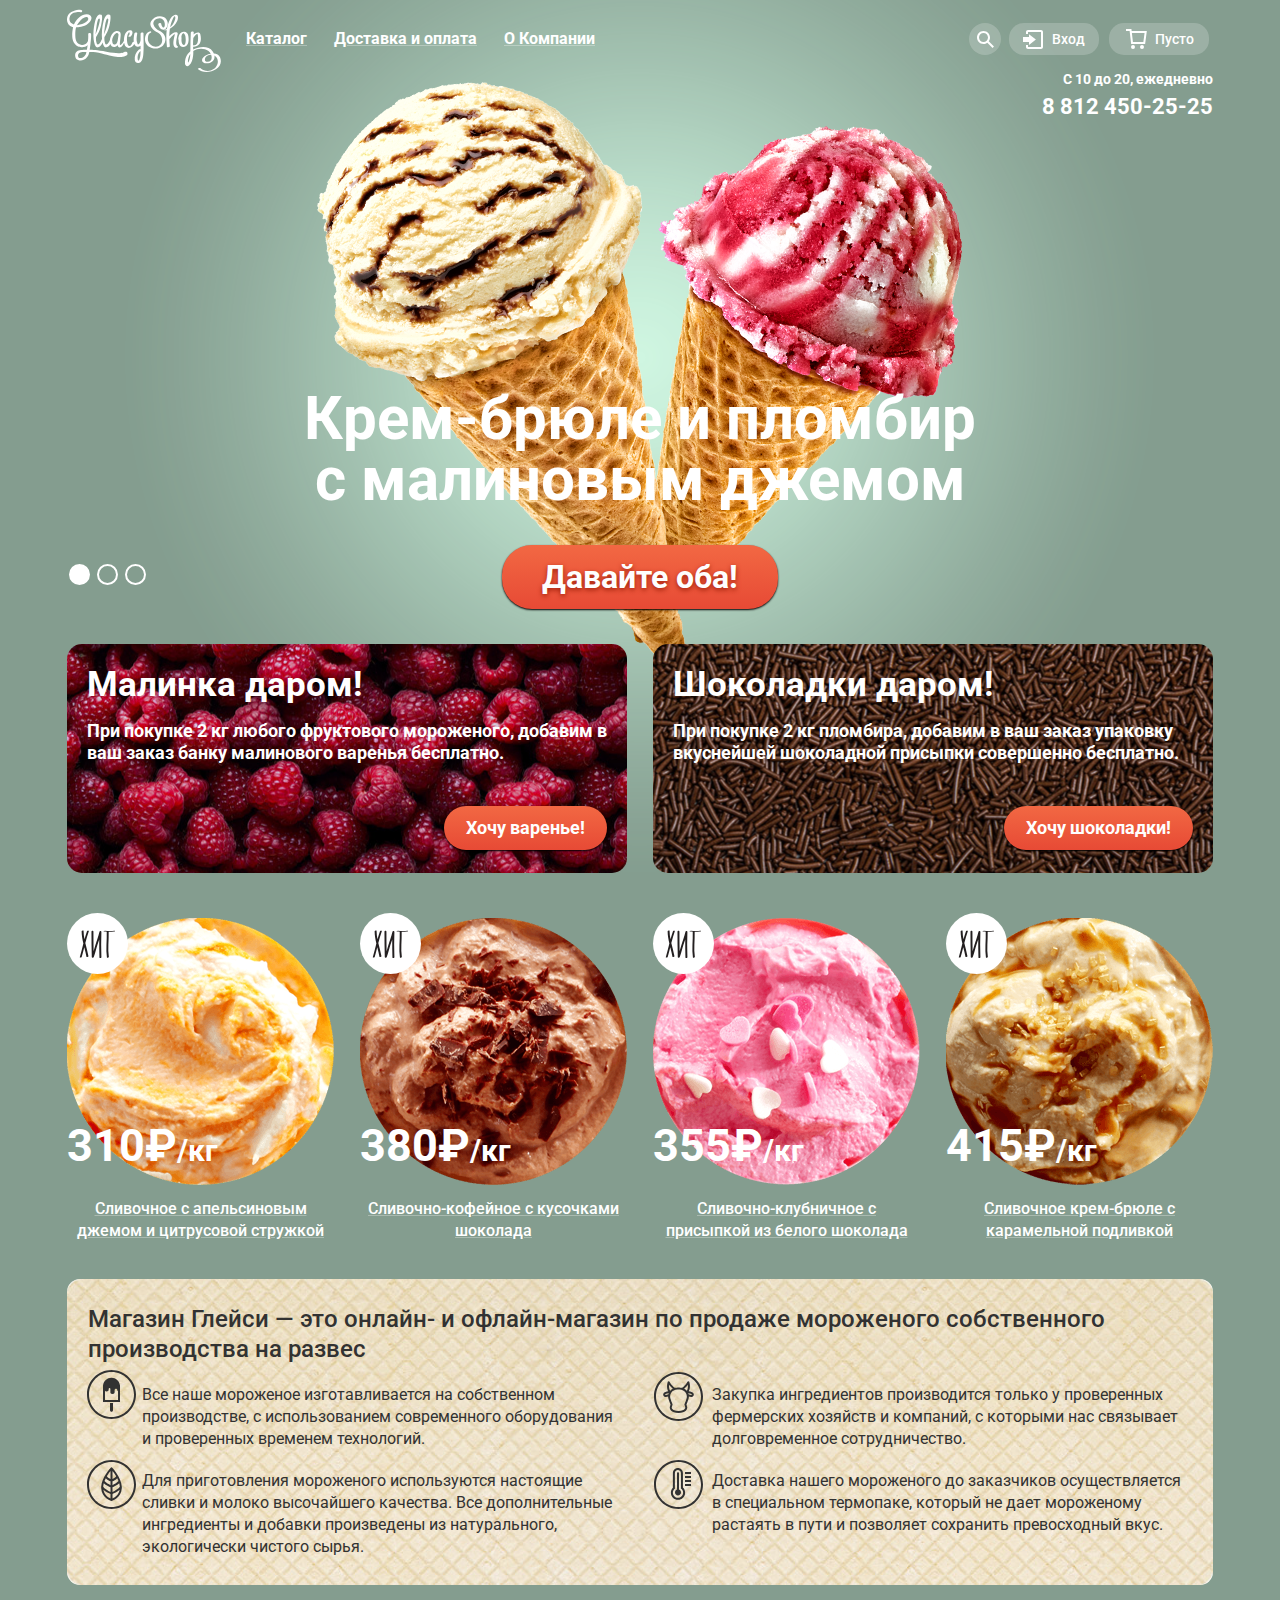
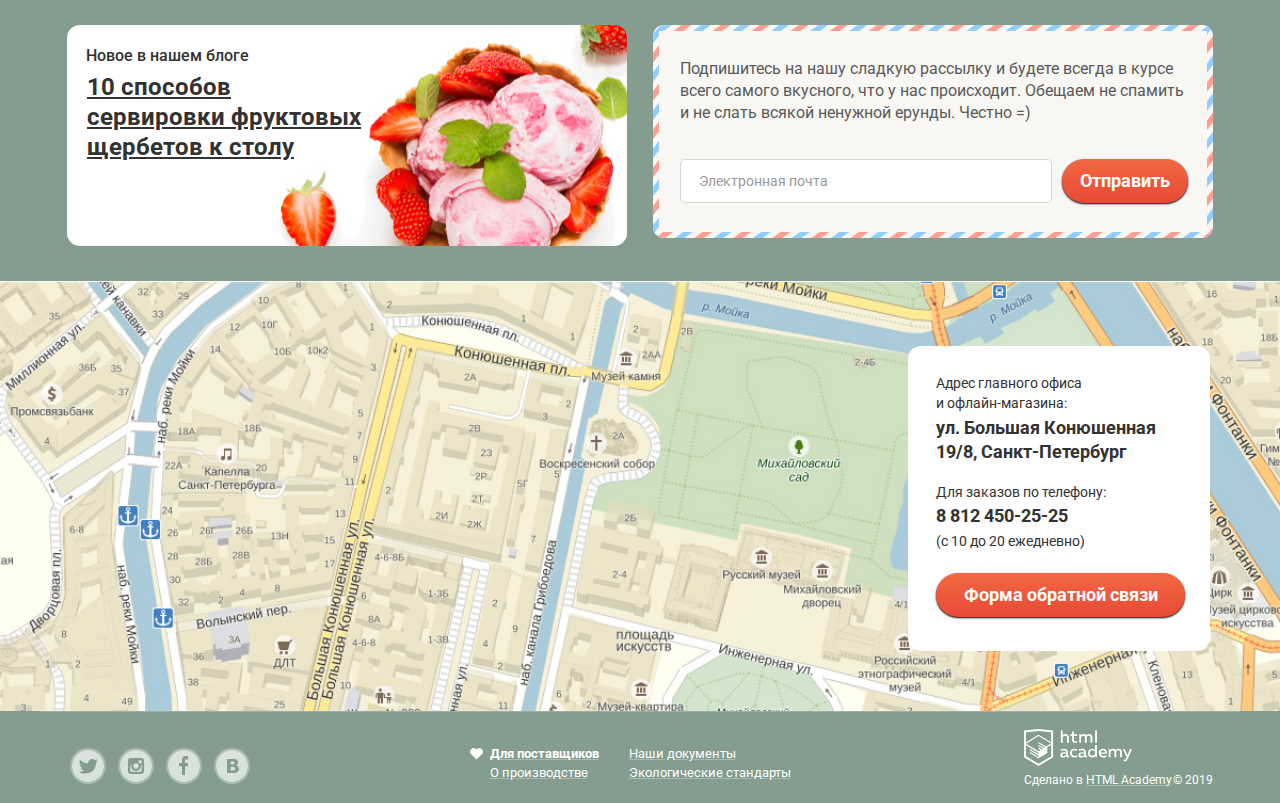
<file: index.html>
<!DOCTYPE html>
<html lang="ru">

<head>
  <meta charset="utf-8">
  <meta name="format-detection" content="telephone=no">
  <title>HTML Academy: Глейси</title>
  <link href="css/normalize.css" rel="stylesheet">
  <link href="css/style.min.css" rel="stylesheet">
  <link href="https://fonts.googleapis.com/css?family=Roboto:400,500,700&amp;subset=cyrillic" rel="stylesheet">
</head>

<body>
  <header class="main-header container">
    <a class="main-header__logo">
      <img src="img/logo-gllacy.svg" alt="Логотип мазазина мороженого Глейси" width="154" height="64">
    </a>
    <nav class="main-header__main-nav main-nav">
      <ul class="main-nav__list">
        <li class="main-nav__item">
          <a class="main-nav__link" href="catalog.html">Каталог</a>
          <ul class="drop-down">
            <li class="drop-down__item drop-down__item--important">
              <a class="drop-down__link drop-down__link--important" href="#">Новинки</a>
            </li>
            <li class="drop-down__item">
              <a class="drop-down__link" href="catalog.html">Сливочное</a>
            </li>
            <li class="drop-down__item">
              <a class="drop-down__link" href="#">Щербеты</a>
            </li>
            <li class="drop-down__item">
              <a class="drop-down__link" href="#">Фруктовый лёд</a>
            </li>
            <li class="drop-down__item">
              <a class="drop-down__link" href="#">Мелорин</a>
            </li>
          </ul>
        </li>
        <li class="main-nav__item">
          <a class="main-nav__link" href="#">Доставка и оплата</a>
        </li>
        <li class="main-nav__item">
          <a class="main-nav__link" href="#">О Компании</a>
        </li>
      </ul>
    </nav>
    <nav class="main-header__user-nav user-nav">
      <ul class="user-nav__list">
        <li class="user-nav__item user-nav__item--search">
          <p class="visually-hidden">Поиск</p>
          <button class="user-nav__button user-nav__button--search" type="button">
            <svg class="user-nav__icon user-nav__icon--search" fill="#FFFFFF" version="1.1" xmlns="http://www.w3.org/2000/svg" xmlns:xlink="http://www.w3.org/1999/xlink" x="0px" y="0px" width="17px" height="17px" viewBox="0 0 17 17" enable-background="new 0 0 17 17" xml:space="preserve">
              <g>
                <path class="user-nav__search-icon-image" d="M16.958,15.527L11.75,10.32C12.533,9.247,13,7.93,13,6.5C13,2.91,10.09,0,6.5,0S0,2.91,0,6.5
    S2.91,13,6.5,13c1.438,0,2.763-0.473,3.839-1.263l5.205,5.204L16.958,15.527z M6.5,11C4.019,11,2,8.981,2,6.5S4.019,2,6.5,2
    S11,4.019,11,6.5S8.981,11,6.5,11z" />
              </g>
            </svg>
          </button>
          <div class="user-nav__modal user-nav__modal--search modal">
            <form class="user-nav__form user-nav__form--search"  action="#" method="GET">
              <label for="modal-search">
                <input class="user-nav__input user-nav__input--search input" type="search" name="search" placeholder="Что ищем?" id="modal-search">
              </label>
            </form>
          </div>
        </li>
        <li class="user-nav__item user-nav__item--enter">
          <button class="user-nav__button user-nav__button--enter" type="button">
            <svg class="user-nav__icon user-nav__icon--cart" fill="#FFFFFF" version="1.1" xmlns="http://www.w3.org/2000/svg" xmlns:xlink="http://www.w3.org/1999/xlink" x="0px" y="0px" width="21px" height="19px" viewBox="0 0 21 19" enable-background="new 0 0 21 19" xml:space="preserve">
              <g>
                <polygon points="6,14.875 12.917,9.5 6,4.125 6,7.042 -0.042,7.042 -0.042,11.959 6,11.959   " />
                <path d="M18,0H5C3.9,0,3,0.9,3,2v2h2V2h13v15H5v-2H3v2c0,1.1,0.9,2,2,2h13c1.1,0,2-0.9,2-2V2C20,0.9,19.1,0,18,0z" />
              </g>
            </svg>
            <span class="user-nav__text">Вход</span>
          </button>
          <div class="user-nav__modal user-nav__modal--enter modal">
            <form class="user-nav__form user-nav__form--enter"  action="#" method="GET">
              <div class="user-nav__modal-wrapper">
                <label class="visually-hidden" for="email">Электронная почта</label>
                <input class="user-nav__input input" type="email" name="e-mail" id="email" placeholder="Электронная почта">
              </div>
              <div class="user-nav__modal-wrapper">
                <label class="visually-hidden" for="password">Пароль</label>
                <input class="user-nav__input input" type="password" name="password" id="password" placeholder="Пароль">
              </div>
              <div class="user-nav__modal-wrapper">
                <button class="user-nav__modal-button button" type="submit">Войти</button>
                <div class="user-nav__links-wrapper">
                  <a class="user-nav__link" href="#">Забыли пароль?</a>
                  <a class="user-nav__link" href="#">Новая регистрация</a>
                </div>
              </div>
            </form>
          </div>
        </li>
        <li class="user-nav__item user-nav__item--cart">
          <button class="user-nav__button user-nav__button--cart" type="button">
            <svg class="user-nav__icon" fill="#FFFFFF" version="1.1" xmlns="http://www.w3.org/2000/svg" xmlns:xlink="http://www.w3.org/1999/xlink" x="0px" y="0px" width="21px" height="20px" viewBox="0 0 21 20" enable-background="new 0 0 21 20" xml:space="preserve">
              <g>
                <path d="M5.657,2.031L5.422,0H0v2h3.64l1.5,13h13.988l1.699-12.969H5.657z M17.372,13H6.922L5.888,4.031h12.66
    L17.372,13z" />
                <circle cx="6.984" cy="18" r="2" />
                <circle cx="15.984" cy="18" r="2" />
              </g>
            </svg>
            <span class="user-nav__text">Пусто</span>
            <span class="visually-hidden">Корзина</span>
          </button>
        </li>
      </ul>
    </nav>
    <div class="main-header__wrapper">
      <p class="main-header__text">С 10 до 20, ежедневно</p>
      <a class="main-header__text main-header__text--phone" href="tel:88124502525">8 812 450-25-25</a>
    </div>
  </header>
  <main>
    <h1 class="visually-hidden">Gllacy Shop: магазин мороженого</h1>
    <section class="slider container">
      <div class="slider__wrapper">
        <div class="slider__item">
          <img class="slider__image slider__image--1" src="img/bg-slider-1.png" width="1045" height="881" alt="Крем-брюле и пломбир с малиновым джемом">
          <h2 class="slider__title">Крем-брюле и пломбир с малиновым джемом</h2>
          <a class="slider__button button" href="#">Давайте оба!</a>
        </div>
        <div class="slider__item slider__item--hidden">
          <img class="slider__image slider__image--2" src="img/bg-slider-2.png" width="1065" height="859" alt="Шоколадный пломбир и лимонный сорбет">
          <h2 class="slider__title">Шоколадный пломбир и лимонный сорбет </h2>
          <a class="slider__button button" href="#">Давайте оба!</a>
        </div>
        <div class="slider__item slider__item--hidden">
          <img class="slider__image slider__image--3" src="img/bg-slider-3.png" width="1079" height="854" alt="Пломбир с помадкой и клубничный щербет">
          <h2 class="slider__title">Пломбир с помадкой и&nbsp;клубничный щербет</h2>
          <a class="slider__button button" href="#">Давайте оба!</a>
        </div>
      </div>
      <div class="slider__ctrl-wrapper">
        <button class="slider__ctrl-btn slider__ctrl-btn--current" type="button" id="slide-1"></button>
        <button class="slider__ctrl-btn" type="button" id="slide-2"></button>
        <button class="slider__ctrl-btn" type="button" id="slide-3"></button>
      </div>
    </section>
    <section class="promo container">
      <div class="promo__item promo__item--raspberry">
        <h2 class="promo__title">Малинка даром!</h2>
        <p class="promo__text">При покупке 2 кг любого фруктового мороженого, добавим в ваш заказ банку малинового варенья бесплатно.</p>
        <a href="#" class="promo__button button">Хочу варенье!</a>
      </div>
      <div class="promo__item promo__item--chocolate">
        <h2 class="promo__title">Шоколадки даром!</h2>
        <p class="promo__text">При покупке 2 кг пломбира, добавим в ваш заказ упаковку вкуснейшей шоколадной присыпки совершенно бесплатно.</p>
        <a href="#" class="promo__button button">Хочу шоколадки!</a>
      </div>
    </section>
    <section class="hit-sales container">
      <div class="hit-sales__wrapper">
        <h2 class="visually-hidden">Хит продаж</h2>
        <article class="hit-sales__item product-card">
          <h3 class="visually-hidden">Карточка товара</h3>
          <div class="product-card__wrapper">
            <img class="product-card__image" src="img/ice-cream-1.png" alt="Сливочное с апельсиновым джемом и цитрусовой стружкой" width="267" height="267">
            <p class="product-card__price">310₽<span class="visually-hidden">рублей</span><span class="product-card__weight">/кг</span></p>
          </div>
          <p class="product-card__text">Сливочное с апельсиновым джемом и цитрусовой стружкой</p>
          <a href="#" class="product-card__button button">Быстрый просмотр</a>
        </article>
        <article class="hit-sales__item product-card">
          <h3 class="visually-hidden">Карточка товара</h3>
          <div class="product-card__wrapper">
            <img class="product-card__image" src="img/ice-cream-2.png" alt="Сливочно-кофейное с кусочками шоколада" width="267" height="267">
            <p class="product-card__price">380₽<span class="visually-hidden">рублей</span><span class="product-card__weight">/кг</span></p>
          </div>
          <p class="product-card__text">Сливочно-кофейное с кусочками шоколада</p>
          <a href="#" class="product-card__button button">Быстрый просмотр</a>
        </article>
        <article class="hit-sales__item product-card">
          <h3 class="visually-hidden">Карточка товара</h3>
          <div class="product-card__wrapper">
            <img class="product-card__image" src="img/ice-cream-3.png" alt="Сливочно-клубничное с присыпкой из белого шоколада" width="267" height="267">
            <p class="product-card__price">355₽<span class="visually-hidden">рублей</span><span class="product-card__weight">/кг</span></p>
          </div>
          <p class="product-card__text">Сливочно-клубничное с присыпкой из белого шоколада</p>
          <a href="#" class="product-card__button button">Быстрый просмотр</a>
        </article>
        <article class="hit-sales__item product-card">
          <h3 class="visually-hidden">Карточка товара</h3>
          <div class="product-card__wrapper">
            <img class="product-card__image" src="img/ice-cream-4.png" alt="Сливочное крем-брюле с карамельной подливкой" width="267" height="267">
            <p class="product-card__price">415₽<span class="visually-hidden">рублей</span><span class="product-card__weight">/кг</span></p>
          </div>
          <p class="product-card__text">Сливочное крем-брюле с карамельной подливкой</p>
          <a href="#" class="product-card__button button">Быстрый просмотр</a>
        </article>
      </div>
    </section>
    <section class="advantages container">
      <h2 class="advantages__title">Магазин Глейси &mdash; это онлайн- и офлайн-магазин по продаже мороженого собственного производства на развес</h2>
      <div class="advantages__main-wrapper">
        <p class="advantages__text advantages__text--ice">Все наше мороженое изготавливается на собственном производстве, с использованием современного оборудования и проверенных временем технологий.</p>
        <p class="advantages__text advantages__text--cow">Закупка ингредиентов производится только у проверенных фермерских хозяйств и компаний, с которыми нас связывает долговременное сотрудничество.</p>
        <p class="advantages__text advantages__text--leaf">Для приготовления мороженого используются настоящие сливки и молоко высочайшего качества. Все дополнительные ингредиенты и добавки произведены из натурального, экологически чистого сырья. </p>
        <p class="advantages__text advantages__text--degree">Доставка нашего мороженого до заказчиков осуществляется в специальном термопаке, который не дает мороженому растаять в пути и позволяет сохранить превосходный вкус.</p>
      </div>
    </section>
    <div class="page-wrapper container">
      <article class="blog-news">
        <h2 class="blog-news__title">Новое в нашем блоге</h2>
        <p class="blog-news__text"><a class="blog-news__link" href="#">10 способов сервировки фруктовых щербетов к столу</a></p>
      </article>
      <section class="subscription">
        <h2 class="visually-hidden">Почтовая рассылка</h2>
        <p class="subscription__text">Подпишитесь на нашу сладкую рассылку и будете всегда в курсе всего самого вкусного, что у нас происходит. Обещаем не спамить и не слать всякой ненужной ерунды. Честно =)</p>
        <form class="subscription__form"  action="#" method="POST">
          <input class="subscription__input input" type="email" name="email" placeholder="Электронная почта">
          <button class="subscription__btn button" type="submit">Отправить</button>
        </form>
      </section>
    </div>
    <section class="map">
      <h2 class="visually-hidden">Местоположение магазина и контактная информация</h2>
      <div class="map__container container">
        <div class="map__info">
          <div class="map__info-wrapper map__info-wrapper-1">
            <p class="map__text map__text--short">Адрес главного офиса и офлайн-магазина:</p>
            <p class="map__text map__text--big">ул. Большая Конюшенная 19/8, Санкт-Петербург</p>
          </div>
          <div class="map__info-wrapper map__info-wrapper-2">
            <p class="map__text">Для заказов по телефону:</p>
            <p class="map__text map__text--phone">8 812 450-25-25</p>
            <p class="map__text map__text--time">(с 10 до 20 ежедневно)</p>
          </div>
          <a class="map__button button" href="feedback-form.html">Форма обратной связи</a>
        </div>
      </div>
    </section>
  </main>
  <footer class="main-footer container">
    <ul class="main-footer__social social">
      <li class="social__item">
        <a class="social__link" href="#">
          <svg class="social__icon" fill="#FFFFFF" version="1.1" xmlns="http://www.w3.org/2000/svg" xmlns:xlink="http://www.w3.org/1999/xlink" x="0px" y="0px" width="32px" height="32px" viewBox="0 0 32 32" enable-background="new 0 0 32 32" xml:space="preserve">
            <g>
            </g>
            <g>
              <path d="M16,0C7.164,0,0,7.164,0,16c0,8.837,7.164,16,16,16c8.837,0,16-7.163,16-16C32,7.164,24.837,0,16,0z
     M23.944,12.809c-0.251,6.516-3.463,10.832-10.992,10.702c-0.14,0-0.205,0-0.233,0c-0.015,0-0.021,0-0.021,0
    c-0.029,0-0.094,0-0.232,0c-0.447,0-4.543-0.443-5.344-1.823c2.479,0.19,4.247-0.406,5.12-1.136
    c-1.048-0.289-2.923-0.461-3.251-2.848c0.384,0.104,0.618,0.221,1.299,0.113c-1.307-0.824-2.758-1.519-2.679-3.643
    c0.311,0.317,1.164,0.518,1.46,0.457c-0.768-0.233-2.149-3.244-0.974-4.781c1.984,1.79,4.075,3.482,7.804,3.643
    c0.227-2.214,1.24-3.699,3.168-4.325c1.84-0.479,3.255,0.26,3.901,1.138c0.737-0.224,1.453-0.466,2.193-0.685
    c-0.004,0.833-0.569,1.463-0.935,1.709c0.747,0.165,1.423-0.475,1.423-0.475C25.467,11.818,24.557,12.58,23.944,12.809z" />
            </g>
          </svg>
          <p class="visually-hidden">Твиттер</p>
        </a>
      </li>
      <li class="social__item">
        <a class="social__link" href="#">
          <svg class="social__icon" fill="#FFFFFF" version="1.1" xmlns="http://www.w3.org/2000/svg" xmlns:xlink="http://www.w3.org/1999/xlink" x="0px" y="0px" width="32px" height="32px" viewBox="0 0 32 32" enable-background="new 0 0 32 32" xml:space="preserve">
            <g>
              <path d="M20.916,16c0,2.728-2.211,4.938-4.938,4.938S11.039,18.728,11.039,16c0-0.394,0.051-0.773,0.138-1.14
    h-0.897v6.838h11.396V14.86h-0.897C20.865,15.227,20.916,15.606,20.916,16z" />
              <path d="M15.978,18.659c1.466,0,2.659-1.193,2.659-2.659s-1.193-2.659-2.659-2.659
    c-1.466,0-2.659,1.193-2.659,2.659S14.511,18.659,15.978,18.659z" />
              <rect x="18.637" y="10.302" width="3.039" height="3.039" />
              <path d="M16,0C7.164,0,0,7.164,0,16c0,8.837,7.164,16,16,16c8.837,0,16-7.163,16-16C32,7.164,24.837,0,16,0z
     M23.955,21.698c0,1.254-1.025,2.279-2.279,2.279H10.279C9.026,23.978,8,22.952,8,21.698V10.302c0-1.253,1.026-2.279,2.279-2.279
    h11.396c1.254,0,2.279,1.026,2.279,2.279V21.698z" />
            </g>
          </svg>
          <p class="visually-hidden">Инстаграм</p>
        </a>
      </li>
      <li class="social__item">
        <a class="social__link" href="#">
          <svg class="social__icon" fill="#FFFFFF" version="1.1" xmlns="http://www.w3.org/2000/svg" xmlns:xlink="http://www.w3.org/1999/xlink" x="0px" y="0px" width="32px" height="32px" viewBox="0 0 32 32" enable-background="new 0 0 32 32" xml:space="preserve">
            <path d="M16,0C7.164,0,0,7.163,0,16s7.164,16,16,16c8.837,0,16-7.164,16-16S24.837,0,16,0z M20.062,9.455h-3.021
  v3.444h3.021v3.445h-3.021v8.61h-3.021v-8.61H11v-3.445h3.021V9.455c0-1.902,1.353-3.445,3.021-3.445h3.021V9.455z" />
          </svg>
          <p class="visually-hidden">Фейсбук</p>
        </a>
      </li>
      <li class="social__item">
        <a class="social__link" href="#">
          <svg class="social__icon" fill="#FFFFFF" version="1.1" xmlns="http://www.w3.org/2000/svg" xmlns:xlink="http://www.w3.org/1999/xlink" x="0px" y="0px" width="32px" height="32px" viewBox="0 0 32 32" enable-background="new 0 0 32 32" xml:space="preserve">
            <g>
              <path d="M16.637,14.495c0.402-0.019,0.719-0.082,0.951-0.188c0.326-0.145,0.54-0.33,0.641-0.559
    c0.101-0.229,0.15-0.496,0.15-0.797c0-0.232-0.058-0.465-0.174-0.697c-0.116-0.232-0.322-0.405-0.617-0.517
    c-0.264-0.1-0.592-0.155-0.984-0.165c-0.392-0.009-0.943-0.014-1.652-0.014h-0.339v2.965h0.565
    C15.749,14.523,16.235,14.514,16.637,14.495z" />
              <path d="M18.118,17.084c-0.282-0.081-0.672-0.125-1.166-0.132c-0.494-0.006-1.012-0.009-1.55-0.009h-0.79v3.493
    h0.264c1.014,0,1.74-0.003,2.18-0.009c0.438-0.007,0.843-0.088,1.212-0.245c0.377-0.157,0.633-0.364,0.774-0.625
    s0.214-0.562,0.214-0.9c0-0.446-0.088-0.788-0.261-1.03C18.825,17.386,18.531,17.204,18.118,17.084z" />
              <path d="M16,0C7.164,0,0,7.164,0,16c0,8.837,7.164,16,16,16c8.837,0,16-7.163,16-16C32,7.164,24.837,0,16,0z
     M22.602,20.531c-0.273,0.533-0.646,0.976-1.124,1.327c-0.552,0.415-1.161,0.71-1.823,0.886s-1.501,0.264-2.519,0.264h-6.121V8.987
    h5.443c1.13,0,1.957,0.038,2.48,0.113c0.524,0.076,1.045,0.242,1.561,0.5c0.533,0.27,0.929,0.632,1.189,1.087
    c0.26,0.455,0.392,0.975,0.392,1.558c0,0.678-0.179,1.278-0.536,1.795c-0.358,0.518-0.863,0.92-1.517,1.208v0.075
    c0.917,0.182,1.642,0.559,2.179,1.13c0.537,0.571,0.807,1.325,0.807,2.261C23.013,19.392,22.875,19.997,22.602,20.531z" />
            </g>
          </svg>
          <p class="visually-hidden">Вконтакте</p>
        </a>
      </li>
    </ul>
    <ul class="main-footer__info info">
      <li class="info__item"><a class="info__link info__link--heart" href="#"><b>Для поставщиков</b></a>
        <div class="info__heart"></div>
      </li>
      <li class="info__item"><a class="info__link" href="#">О производстве</a></li>
      <li class="info__item"><a class="info__link" href="#">Наши документы</a></li>
      <li class="info__item"><a class="info__link" href="#">Экологические стандарты</a></li>
    </ul>
    <div class="main-footer__developers developers">
      <a class="developers__link" href="https://htmlacademy.ru/intensive/htmlcss"><img class="developers__image" src="img/logo-htmlacademy.svg" width="108" height="39" alt="Логотип HTML Академии"></a>
      <p class="developers__text">Сделано в <a class="developers__link" href="https://htmlacademy.ru/intensive/htmlcss">HTML Academy</a> &copy; 2019</p>
    </div>
  </footer>
  <section class="feedback modal">
    <h2 class="feedback__title">Мы обязательно вам ответим!</h2>
    <button class="feedback__close-btn" type="button"><span class="visually-hidden">Закрыть</span></button>
    <form class="feedback__form"  action="#" method="POST">
      <div class="feedback__wrapper">
        <label class="visually-hidden">Как вас зовут?</label>
        <input class="feedback__input input" type="text" name="name" placeholder="Как вас зовут?">
      </div>
      <div class="feedback__wrapper">
        <label class="visually-hidden">Ваша почта для ответа?</label>
        <input class="feedback__input input" type="email" name="e-mail" placeholder="Ваша почта для ответа?">
      </div>
      <div class="feedback__wrapper">
        <label class="visually-hidden">Напишите что-нибудь...</label>
        <textarea class="feedback__input feedback__input--textarea input" placeholder="Напишите что-нибудь..."></textarea>
      </div>
      <button type="submit" class="feedback__button button">Отправить</button>
    </form>
  </section>
  <div class="overlay modal"></div>
</body>

</html>
</file>
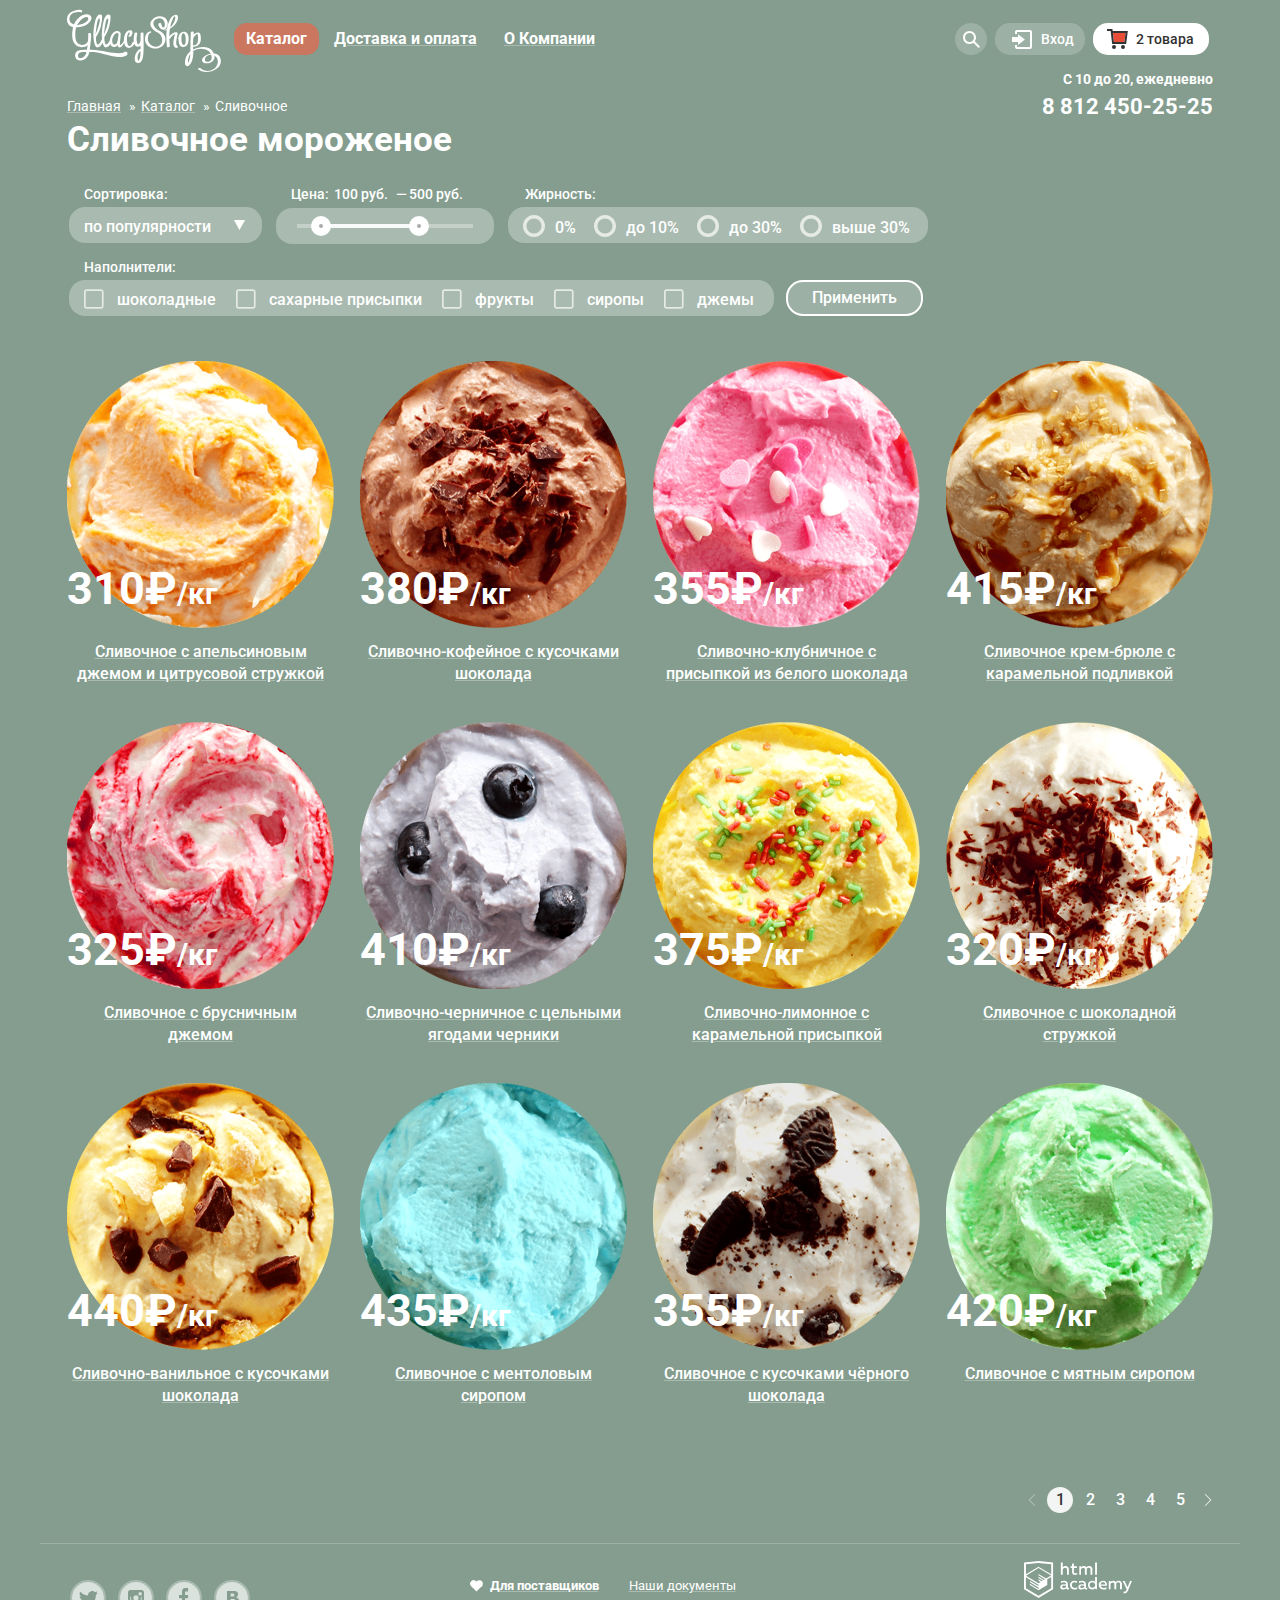
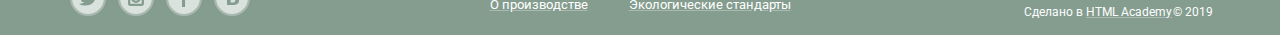
<file: catalog.html>
<!DOCTYPE html>
<html lang="ru">

<head>
  <meta charset="utf-8">
  <meta name="format-detection" content="telephone=no">
  <title>HTML Academy: Каталог Глейси</title>
  <link href="css/normalize.css" rel="stylesheet">
  <link href="css/style.min.css" rel="stylesheet">
  <link href="https://fonts.googleapis.com/css?family=Roboto:400,500,700&amp;subset=cyrillic" rel="stylesheet">
</head>

<body>
  <header class="main-header container">
    <a class="main-header__logo" href="index.html">
      <img src="img/logo-gllacy.svg" alt="Логотип мазазина мороженого Глейси" width="154" height="64">
    </a>
    <nav class="main-header__main-nav main-nav">
      <ul class="main-nav__list">
        <li class="main-nav__item">
          <a class="main-nav__link main-nav__link--current">Каталог</a>
          <ul class="drop-down">
            <li class="drop-down__item drop-down__item--important">
              <a class="drop-down__link drop-down__link--important" href="#">Новинки</a>
            </li>
            <li class="drop-down__item drop-down__item--current">
              <a class="drop-down__link drop-down__link--current">Сливочное</a>
            </li>
            <li class="drop-down__item">
              <a class="drop-down__link" href="#">Щербеты</a>
            </li>
            <li class="drop-down__item">
              <a class="drop-down__link" href="#">Фруктовый лёд</a>
            </li>
            <li class="drop-down__item">
              <a class="drop-down__link" href="#">Мелорин</a>
            </li>
          </ul>
        </li>
        <li class="main-nav__item">
          <a class="main-nav__link" href="#">Доставка и оплата</a>
        </li>
        <li class="main-nav__item">
          <a class="main-nav__link" href="#">О Компании</a>
        </li>
      </ul>
    </nav>
    <nav class="main-header__user-nav user-nav">
      <ul class="user-nav__list">
        <li class="user-nav__item">
          <p class="visually-hidden">Поиск</p>
          <button class="user-nav__button user-nav__button--search" type="button">
            <svg class="user-nav__icon user-nav__icon--search" fill="#FFFFFF" version="1.1" xmlns="http://www.w3.org/2000/svg" xmlns:xlink="http://www.w3.org/1999/xlink" x="0px" y="0px" width="17px" height="17px" viewBox="0 0 17 17" enable-background="new 0 0 17 17" xml:space="preserve">
              <g>
                <path class="user-nav__search-icon-image" d="M16.958,15.527L11.75,10.32C12.533,9.247,13,7.93,13,6.5C13,2.91,10.09,0,6.5,0S0,2.91,0,6.5
    S2.91,13,6.5,13c1.438,0,2.763-0.473,3.839-1.263l5.205,5.204L16.958,15.527z M6.5,11C4.019,11,2,8.981,2,6.5S4.019,2,6.5,2
    S11,4.019,11,6.5S8.981,11,6.5,11z" />
              </g>
            </svg>
          </button>
          <div class="user-nav__modal user-nav__modal--search modal">
            <form class="user-nav__form user-nav__form--search"  action="#" method="GET">
              <label for="modal-search">
                <input class="user-nav__input user-nav__input--search input" type="search" name="search" placeholder="Что ищем?" id="modal-search">
              </label>
            </form>
          </div>
        </li>
        <li class="user-nav__item">
          <button class="user-nav__button user-nav__button--enter" type="button">
            <svg class="user-nav__icon" fill="#FFFFFF" version="1.1" xmlns="http://www.w3.org/2000/svg" xmlns:xlink="http://www.w3.org/1999/xlink" x="0px" y="0px" width="21px" height="19px" viewBox="0 0 21 19" enable-background="new 0 0 21 19" xml:space="preserve">
              <g>
                <polygon points="6,14.875 12.917,9.5 6,4.125 6,7.042 -0.042,7.042 -0.042,11.959 6,11.959   " />
                <path d="M18,0H5C3.9,0,3,0.9,3,2v2h2V2h13v15H5v-2H3v2c0,1.1,0.9,2,2,2h13c1.1,0,2-0.9,2-2V2C20,0.9,19.1,0,18,0z" />
              </g>
            </svg>
            <span class="user-nav__text">Вход</span>
          </button>
          <div class="user-nav__modal user-nav__modal--enter modal">
            <form class="user-nav__form user-nav__form--enter" action="#" method="GET">
              <div class="user-nav__modal-wrapper">
                <label class="visually-hidden" for="email">Электронная почта</label>
                <input class="user-nav__input input" type="email" name="e-mail" id="email" placeholder="Электронная почта">
              </div>
              <div class="user-nav__modal-wrapper">
                <label class="visually-hidden" for="password">Пароль</label>
                <input class="user-nav__input input" type="password" name="password" id="password" placeholder="Пароль">
              </div>
              <div class="user-nav__modal-wrapper">
                <button class="user-nav__modal-button button" type="submit">Войти</button>
                <div class="user-nav__links-wrapper">
                  <a class="user-nav__link" href="#">Забыли пароль?</a>
                  <a class="user-nav__link" href="#">Новая регистрация</a>
                </div>
              </div>
            </form>
          </div>
        </li>
        <li class="user-nav__item">
          <button class="user-nav__button user-nav__button--cart-active" type="button">
            <svg class="user-nav__icon user-nav__icon--cart" version="1.1" xmlns="http://www.w3.org/2000/svg" xmlns:xlink="http://www.w3.org/1999/xlink" x="0px" y="0px" width="21px" height="20px" viewBox="0 0 21 20" enable-background="new 0 0 21 20" xml:space="preserve">
              <polygon fill="#E84D37" points="5.888,4.031 6.922,13 17.372,13 18.548,4.031 " />
              <circle fill="#343434" cx="6.984" cy="18" r="2" />
              <circle fill="#343434" cx="15.984" cy="18" r="2" />
              <path fill="#343434" d="M5.657,2.031L5.422,0H0v2h3.64l1.5,13h13.988l1.699-12.969H5.657z M17.372,13H6.922L5.888,4.031h12.66
  L17.372,13z" />
            </svg>
            <span class="user-nav__text user-nav__text--active">2 товара</span>
            <span class="visually-hidden">Корзина</span>
          </button>
          <div class="cart user-nav__modal modal">
            <table class="cart__table">
              <tr class="cart__item row">
                <td class="row__item"><button class="row__button"><span class="visually-hidden">Удалить</span></button></td>
                <td class="row__item"><img src="img/ice-cream-1.png" width="33" height="33" alt="Миниатюра товара: Пломбир с апельсиновым джемом"></td>
                <td class="row__item row__item--text">Пломбир с апельсиновым джемом</td>
                <td class="row__item row__item--price">1,5 кг х <span class="row__text--dim">200 руб.</span></td>
                <td class="row__item">300 руб.</td>
              </tr>
              <tr class="cart__item row">
                <td class="row__item"><button class="row__button"><span class="visually-hidden">Удалить</span></button></td>
                <td class="row__item"><img src="img/ice-cream-3.png" width="33" height="33" alt="Миниатюра товара: Клубничный пломбир с присыпкой из белого шоколада"></td>
                <td class="row__item row__item--text">Клубничный пломбир с присыпкой из белого шоколада</td>
                <td class="row__item row__item--price">1,5 кг х <span class="row__text--dim">300 руб.</span></td>
                <td class="row__item">450 руб.</td>
              </tr>
            </table>
            <div class="cart__wrapper">
              <p class="cart__text">Итого: 750 руб.</p>
              <a class="cart__button button" href="#">Оформить заказ</a>
            </div>
          </div>
        </li>
      </ul>
    </nav>
    <div class="main-header__wrapper">
      <p class="main-header__text">С 10 до 20, ежедневно</p>
      <a class="main-header__text main-header__text--phone" href="tel:88124502525">8 812 450-25-25</a>
    </div>
  </header>
  <main class="container">
    <h1 class="visually-hidden">Gllacy Shop: каталог магазина мороженого</h1>
    <ul class="breadcrumbs">
      <li class="breadcrumbs__item"><a class="breadcrumbs__link" href="index.html">Главная</a></li>
      <li class="breadcrumbs__item"><a class="breadcrumbs__link" href="catalog.html">Каталог</a></li>
      <li class="breadcrumbs__item">Сливочное</li>
    </ul>
    <h2 class="page-title">Сливочное мороженое</h2>
    <section class="forms">
      <h3 class="visually-hidden">Параметры товаров</h3>
      <form class="forms__form"  action="#" method="GET">
        <div class="forms__sorting forms__block">
          <fieldset class="forms__fieldset">
            <legend class="forms__legend forms__legend--sorting">Сортировка:</legend>
            <div class="forms__select-wrapper">
              <select class="forms__background forms__select" name="sorting" id="sorting">
                <option class="forms__select-option" value="по популярности" selected>по популярности</option>
                <option class="forms__select-option" value="сначала недорогие">сначала недорогие</option>
                <option class="forms__select-option" value="сначала дорогие">сначала дорогие</option>
                <option class="forms__select-option" value="по жирности">по жирности</option>
              </select>
              <div class="forms__select-afterelement"></div>
            </div>
          </fieldset>
        </div>
        <div class="forms__price forms__block">
          <fieldset class="forms__fieldset">
            <legend class="forms__legend forms__legend--price">Цена: <span class="visually-hidden">От</span><input class="forms__price-value forms__price--min" type="text" name="price" value="100 руб.">&mdash;<span class="visually-hidden">До</span><input class="forms__price-value forms__price--max" type="text" name="price" value="500 руб."></legend>
            <div class="forms__background forms__range-control range-control">
              <div class="range-control__line range-control__line--passive">
                <div class="range-control__line range-control__line--active"></div>
              </div>
              <button class="range-control__button range-control__button--min" type="button">
                <span class="visually-hidden">Кнопка значения минимальной цены</span>
              </button>
              <button class="range-control__button range-control__button--max" type="button">
                <span class="visually-hidden">Кнопка значения максимальной цены</span>
              </button>
            </div>
          </fieldset>
        </div>
        <div class="forms__fat-content forms__block">
          <fieldset class="forms__fieldset">
            <legend class="forms__legend forms__legend--fat-content">Жирность:</legend>
            <div class="forms__background forms__wrapper">
              <div class="forms__item-wrapper forms__item-wrapper--first">
                <label class="forms__label" for="0%" tabindex="0">
                  <input class="forms__input" type="radio" name="fat content" value="0%" id="0%">
                  <svg class="forms__icon" version="1.1" xmlns="http://www.w3.org/2000/svg" xmlns:xlink="http://www.w3.org/1999/xlink" x="0px" y="0px" width="22px" height="22px" viewBox="0 0 25 25" enable-background="new 0 0 25 25" xml:space="preserve">
                    <path class="forms__radio-off" d="M12.5,4c4.687,0,8.5,3.813,8.5,8.5c0,4.687-3.813,8.5-8.5,8.5C7.813,21,4,17.187,4,12.5C4,7.813,7.813,4,12.5,4 M12.5,0
  C5.597,0,0,5.597,0,12.5S5.597,25,12.5,25S25,19.403,25,12.5S19.403,0,12.5,0L12.5,0z" />
                    <circle class="forms__radio-on" cx="12.5" cy="12.5" r="4.5" />
                  </svg>
                  <span class="forms__text">0%</span>
                </label>
              </div>
              <div class="forms__item-wrapper">
                <label class="forms__label" for="less10%" tabindex="0">
                  <input class="forms__input" type="radio" name="fat content" value="до 10%" id="less10%">
                  <svg class="forms__icon" version="1.1" xmlns="http://www.w3.org/2000/svg" xmlns:xlink="http://www.w3.org/1999/xlink" x="0px" y="0px" width="22px" height="22px" viewBox="0 0 25 25" enable-background="new 0 0 25 25" xml:space="preserve">
                    <path class="forms__radio-off" d="M12.5,4c4.687,0,8.5,3.813,8.5,8.5c0,4.687-3.813,8.5-8.5,8.5C7.813,21,4,17.187,4,12.5C4,7.813,7.813,4,12.5,4 M12.5,0
  C5.597,0,0,5.597,0,12.5S5.597,25,12.5,25S25,19.403,25,12.5S19.403,0,12.5,0L12.5,0z" />
                    <circle class="forms__radio-on" cx="12.5" cy="12.5" r="4.5" />
                  </svg>
                  <span class="forms__text">до 10%</span>
                </label>
              </div>
              <div class="forms__item-wrapper">
                <label class="forms__label" for="less30%" tabindex="0">
                  <input class="forms__input" type="radio" name="fat content" value="до 30%" id="less30%">
                  <svg class="forms__icon" version="1.1" xmlns="http://www.w3.org/2000/svg" xmlns:xlink="http://www.w3.org/1999/xlink" x="0px" y="0px" width="22px" height="22px" viewBox="0 0 25 25" enable-background="new 0 0 25 25" xml:space="preserve">
                    <path class="forms__radio-off" d="M12.5,4c4.687,0,8.5,3.813,8.5,8.5c0,4.687-3.813,8.5-8.5,8.5C7.813,21,4,17.187,4,12.5C4,7.813,7.813,4,12.5,4 M12.5,0
  C5.597,0,0,5.597,0,12.5S5.597,25,12.5,25S25,19.403,25,12.5S19.403,0,12.5,0L12.5,0z" />
                    <circle class="forms__radio-on" cx="12.5" cy="12.5" r="4.5" />
                  </svg>
                  <span class="forms__text">до 30%</span>
                </label>
              </div>
              <div class="forms__item-wrapper">
                <label class="forms__label" for="over30%" tabindex="0">
                  <input class="forms__input" type="radio" name="fat content" value="выше 30%" id="over30%">
                  <svg class="forms__icon" version="1.1" xmlns="http://www.w3.org/2000/svg" xmlns:xlink="http://www.w3.org/1999/xlink" x="0px" y="0px" width="22px" height="22px" viewBox="0 0 25 25" enable-background="new 0 0 25 25" xml:space="preserve">
                    <path class="forms__radio-off" d="M12.5,4c4.687,0,8.5,3.813,8.5,8.5c0,4.687-3.813,8.5-8.5,8.5C7.813,21,4,17.187,4,12.5C4,7.813,7.813,4,12.5,4 M12.5,0
  C5.597,0,0,5.597,0,12.5S5.597,25,12.5,25S25,19.403,25,12.5S19.403,0,12.5,0L12.5,0z" />
                    <circle class="forms__radio-on" cx="12.5" cy="12.5" r="4.5" />
                  </svg>
                  <span class="forms__text">выше 30%</span>
                </label>
              </div>
            </div>
          </fieldset>
        </div>
        <div class="forms__fillers forms__block">
          <fieldset class="forms__fieldset">
            <legend class="forms__legend">Наполнители:</legend>
            <div class="forms__wrapper forms__wrapper--fillers forms__background">
              <div class="forms__item-wrapper forms__item-wrapper--filler">
                <label class="forms__label" for="filler-chocolate" tabindex="0">
                  <input class="forms__input" type="checkbox" name="chocolate" id="filler-chocolate">
                  <svg class="forms__icon" version="1.1" xmlns="http://www.w3.org/2000/svg" xmlns:xlink="http://www.w3.org/1999/xlink" x="0px" y="0px" width="23px" height="20px" viewBox="0 0 27 23" enable-background="new 0 0 27 23" xml:space="preserve">
                    <g>
                    </g>
                    <g>
                      <g>
                        <polygon class="forms__checkbox-on" points="7.285,7.486 4.456,10.315 12.239,18.098 26.171,4.166 23.343,1.337 12.239,12.439     " />
                        <path class="forms__checkbox-on" d="M21,20c0,0.542-0.458,1-1,1H3c-0.542,0-1-0.458-1-1V3c0-0.542,0.458-1,1-1h16.908l1.585-1.585C21.051,0.158,20.545,0,20,0
      H3C1.35,0,0,1.35,0,3v17c0,1.65,1.35,3,3,3h17c1.65,0,3-1.35,3-3v-9.829l-2,2V20z" />
                        <path class="forms__checkbox-off" d="M20,2c0.542,0,1,0.458,1,1v17c0,0.542-0.458,1-1,1H3c-0.542,0-1-0.458-1-1V3c0-0.542,0.458-1,1-1H20 M20,0H3
  C1.35,0,0,1.35,0,3v17c0,1.65,1.35,3,3,3h17c1.65,0,3-1.35,3-3V3C23,1.35,21.65,0,20,0L20,0z" />
                      </g>
                    </g>
                  </svg>
                  <span class="forms__text">шоколадные</span>
                </label>
              </div>
              <div class="forms__item-wrapper forms__item-wrapper--filler">
                <label class="forms__label" for="filler-sugar-powder" tabindex="0">
                  <input class="forms__input" type="checkbox" name="sugar-powder" id="filler-sugar-powder">
                  <svg class="forms__icon" version="1.1" xmlns="http://www.w3.org/2000/svg" xmlns:xlink="http://www.w3.org/1999/xlink" x="0px" y="0px" width="23px" height="20px" viewBox="0 0 27 23" enable-background="new 0 0 27 23" xml:space="preserve">
                    <g>
                    </g>
                    <g>
                      <g>
                        <polygon class="forms__checkbox-on" points="7.285,7.486 4.456,10.315 12.239,18.098 26.171,4.166 23.343,1.337 12.239,12.439     " />
                        <path class="forms__checkbox-on" d="M21,20c0,0.542-0.458,1-1,1H3c-0.542,0-1-0.458-1-1V3c0-0.542,0.458-1,1-1h16.908l1.585-1.585C21.051,0.158,20.545,0,20,0
      H3C1.35,0,0,1.35,0,3v17c0,1.65,1.35,3,3,3h17c1.65,0,3-1.35,3-3v-9.829l-2,2V20z" />
                        <path class="forms__checkbox-off" d="M20,2c0.542,0,1,0.458,1,1v17c0,0.542-0.458,1-1,1H3c-0.542,0-1-0.458-1-1V3c0-0.542,0.458-1,1-1H20 M20,0H3
  C1.35,0,0,1.35,0,3v17c0,1.65,1.35,3,3,3h17c1.65,0,3-1.35,3-3V3C23,1.35,21.65,0,20,0L20,0z" />
                      </g>
                    </g>
                  </svg>
                  <span class="forms__text">сахарные присыпки</span>
                </label>
              </div>
              <div class="forms__item-wrapper forms__item-wrapper--filler">
                <label class="forms__label" for="filler-fruit" tabindex="0">
                  <input class="forms__input" type="checkbox" name="fruit" id="filler-fruit">
                  <svg class="forms__icon" version="1.1" xmlns="http://www.w3.org/2000/svg" xmlns:xlink="http://www.w3.org/1999/xlink" x="0px" y="0px" width="23px" height="20px" viewBox="0 0 27 23" enable-background="new 0 0 27 23" xml:space="preserve">
                    <g>
                    </g>
                    <g>
                      <g>
                        <polygon class="forms__checkbox-on" points="7.285,7.486 4.456,10.315 12.239,18.098 26.171,4.166 23.343,1.337 12.239,12.439     " />
                        <path class="forms__checkbox-on" d="M21,20c0,0.542-0.458,1-1,1H3c-0.542,0-1-0.458-1-1V3c0-0.542,0.458-1,1-1h16.908l1.585-1.585C21.051,0.158,20.545,0,20,0
      H3C1.35,0,0,1.35,0,3v17c0,1.65,1.35,3,3,3h17c1.65,0,3-1.35,3-3v-9.829l-2,2V20z" />
                        <path class="forms__checkbox-off" d="M20,2c0.542,0,1,0.458,1,1v17c0,0.542-0.458,1-1,1H3c-0.542,0-1-0.458-1-1V3c0-0.542,0.458-1,1-1H20 M20,0H3
  C1.35,0,0,1.35,0,3v17c0,1.65,1.35,3,3,3h17c1.65,0,3-1.35,3-3V3C23,1.35,21.65,0,20,0L20,0z" />
                      </g>
                    </g>
                  </svg>
                  <span class="forms__text">фрукты</span>
                </label>
              </div>
              <div class="forms__item-wrapper forms__item-wrapper--filler">
                <label class="forms__label" for="filler-syrup" tabindex="0">
                  <input class="forms__input" type="checkbox" name="syrup" id="filler-syrup">
                  <svg class="forms__icon" version="1.1" xmlns="http://www.w3.org/2000/svg" xmlns:xlink="http://www.w3.org/1999/xlink" x="0px" y="0px" width="23px" height="20px" viewBox="0 0 27 23" enable-background="new 0 0 27 23" xml:space="preserve">
                    <g>
                    </g>
                    <g>
                      <g>
                        <polygon class="forms__checkbox-on" points="7.285,7.486 4.456,10.315 12.239,18.098 26.171,4.166 23.343,1.337 12.239,12.439     " />
                        <path class="forms__checkbox-on" d="M21,20c0,0.542-0.458,1-1,1H3c-0.542,0-1-0.458-1-1V3c0-0.542,0.458-1,1-1h16.908l1.585-1.585C21.051,0.158,20.545,0,20,0
      H3C1.35,0,0,1.35,0,3v17c0,1.65,1.35,3,3,3h17c1.65,0,3-1.35,3-3v-9.829l-2,2V20z" />
                        <path class="forms__checkbox-off" d="M20,2c0.542,0,1,0.458,1,1v17c0,0.542-0.458,1-1,1H3c-0.542,0-1-0.458-1-1V3c0-0.542,0.458-1,1-1H20 M20,0H3
  C1.35,0,0,1.35,0,3v17c0,1.65,1.35,3,3,3h17c1.65,0,3-1.35,3-3V3C23,1.35,21.65,0,20,0L20,0z" />
                      </g>
                    </g>
                  </svg>
                  <span class="forms__text">сиропы</span>
                </label>
              </div>
              <div class="forms__item-wrapper forms__item-wrapper--filler">
                <label class="forms__label" for="filler-jam" tabindex="0">
                  <input class="forms__input" type="checkbox" name="jam" id="filler-jam">
                  <svg class="forms__icon" version="1.1" xmlns="http://www.w3.org/2000/svg" xmlns:xlink="http://www.w3.org/1999/xlink" x="0px" y="0px" width="23px" height="20px" viewBox="0 0 27 23" enable-background="new 0 0 27 23" xml:space="preserve">
                    <g>
                    </g>
                    <g>
                      <g>
                        <polygon class="forms__checkbox-on" points="7.285,7.486 4.456,10.315 12.239,18.098 26.171,4.166 23.343,1.337 12.239,12.439     " />
                        <path class="forms__checkbox-on" d="M21,20c0,0.542-0.458,1-1,1H3c-0.542,0-1-0.458-1-1V3c0-0.542,0.458-1,1-1h16.908l1.585-1.585C21.051,0.158,20.545,0,20,0
      H3C1.35,0,0,1.35,0,3v17c0,1.65,1.35,3,3,3h17c1.65,0,3-1.35,3-3v-9.829l-2,2V20z" />
                        <path class="forms__checkbox-off" d="M20,2c0.542,0,1,0.458,1,1v17c0,0.542-0.458,1-1,1H3c-0.542,0-1-0.458-1-1V3c0-0.542,0.458-1,1-1H20 M20,0H3
  C1.35,0,0,1.35,0,3v17c0,1.65,1.35,3,3,3h17c1.65,0,3-1.35,3-3V3C23,1.35,21.65,0,20,0L20,0z" />
                      </g>
                    </g>
                  </svg>
                  <span class="forms__text">джемы</span>
                </label>
              </div>
            </div>
          </fieldset>
        </div>
        <button class="forms__button" type="submit">Применить</button>
      </form>
    </section>
    <section class="catalogue">
      <h2 class="visually-hidden">Каталог выбранных по параметрам товаров</h2>
      <article class="catalogue__item product-card" tabindex="0">
        <h3 class="visually-hidden">Карточка товара</h3>
        <div class="product-card__wrapper">
          <img class="product-card__image" src="img/ice-cream-1.png" alt="Сливочное с апельсиновым джемом и цитрусовой стружкой" width="267" height="267">
          <p class="product-card__price">310₽<span class="visually-hidden">рублей</span><span class="product-card__weight">/кг</span></p>
        </div>
        <p class="product-card__text">Сливочное с апельсиновым джемом и цитрусовой стружкой</p>
        <a href="#" class="product-card__button button" tabindex="0">Быстрый просмотр</a>
      </article>
      <article class="catalogue__item product-card" tabindex="0">
        <h3 class="visually-hidden">Карточка товара</h3>
        <div class="product-card__wrapper">
          <img class="product-card__image" src="img/ice-cream-2.png" alt="Сливочно-кофейное с кусочками шоколада" width="267" height="267">
          <p class="product-card__price">380₽<span class="visually-hidden">рублей</span><span class="product-card__weight">/кг</span></p>
        </div>
        <p class="product-card__text">Сливочно-кофейное с кусочками шоколада</p>
        <a href="#" class="product-card__button button">Быстрый просмотр</a>
      </article>
      <article class="catalogue__item product-card" tabindex="0">
        <h3 class="visually-hidden">Карточка товара</h3>
        <div class="product-card__wrapper">
          <img class="product-card__image" src="img/ice-cream-3.png" alt="Сливочно-клубничное с присыпкой из белого шоколада" width="267" height="267">
          <p class="product-card__price">355₽<span class="visually-hidden">рублей</span><span class="product-card__weight">/кг</span></p>
        </div>
        <p class="product-card__text">Сливочно-клубничное с присыпкой из белого шоколада</p>
        <a href="#" class="product-card__button button">Быстрый просмотр</a>
      </article>
      <article class="catalogue__item product-card" tabindex="0">
        <h3 class="visually-hidden">Карточка товара</h3>
        <div class="product-card__wrapper">
          <img class="product-card__image" src="img/ice-cream-4.png" alt="Сливочное крем-брюле с карамельной подливкой" width="267" height="267">
          <p class="product-card__price">415₽<span class="visually-hidden">рублей</span><span class="product-card__weight">/кг</span></p>
        </div>
        <p class="product-card__text">Сливочное крем-брюле с карамельной подливкой</p>
        <a href="#" class="product-card__button button">Быстрый просмотр</a>
      </article>
      <article class="catalogue__item product-card" tabindex="0">
        <h3 class="visually-hidden">Карточка товара</h3>
        <div class="product-card__wrapper">
          <img class="product-card__image" src="img/ice-cream-5.png" alt="Сливочное с брусничным джемом" width="267" height="267">
          <p class="product-card__price">325₽<span class="visually-hidden">рублей</span><span class="product-card__weight">/кг</span></p>
        </div>
        <p class="product-card__text">Сливочное с брусничным джемом</p>
        <a href="#" class="product-card__button button">Быстрый просмотр</a>
      </article>
      <article class="catalogue__item product-card" tabindex="0">
        <h3 class="visually-hidden">Карточка товара</h3>
        <div class="product-card__wrapper">
          <img class="product-card__image" src="img/ice-cream-6.png" alt="Сливочно-черничное с цельными черники" width="267" height="267">
          <p class="product-card__price">410₽<span class="visually-hidden">рублей</span><span class="product-card__weight">/кг</span></p>
        </div>
        <p class="product-card__text">Сливочно-черничное с цельными ягодами черники</p>
        <a href="#" class="product-card__button button">Быстрый просмотр</a>
      </article>
      <article class="catalogue__item product-card" tabindex="0">
        <h3 class="visually-hidden">Карточка товара</h3>
        <div class="product-card__wrapper">
          <img class="product-card__image" src="img/ice-cream-7.png" alt="Сливочно-лимонное с карамельной присыпкой" width="267" height="267">
          <p class="product-card__price">375₽<span class="visually-hidden">рублей</span><span class="product-card__weight">/кг</span></p>
        </div>
        <p class="product-card__text">Сливочно-лимонное с карамельной присыпкой</p>
        <a href="#" class="product-card__button button">Быстрый просмотр</a>
      </article>
      <article class="catalogue__item product-card" tabindex="0">
        <h3 class="visually-hidden">Карточка товара</h3>
        <div class="product-card__wrapper">
          <img class="product-card__image" src="img/ice-cream-8.png" alt="Сливочное с шоколадной стружкой" width="267" height="267">
          <p class="product-card__price">320₽<span class="visually-hidden">рублей</span><span class="product-card__weight">/кг</span></p>
        </div>
        <p class="product-card__text">Сливочное с шоколадной стружкой</p>
        <a href="#" class="product-card__button button">Быстрый просмотр</a>
      </article>
      <article class="catalogue__item product-card" tabindex="0">
        <h3 class="visually-hidden">Карточка товара</h3>
        <div class="product-card__wrapper">
          <img class="product-card__image" src="img/ice-cream-9.png" alt="Сливочно-ванильное с кусочками шоколада" width="267" height="267">
          <p class="product-card__price">440₽<span class="visually-hidden">рублей</span><span class="product-card__weight">/кг</span></p>
        </div>
        <p class="product-card__text">Сливочно-ванильное с кусочками шоколада</p>
        <a href="#" class="product-card__button button">Быстрый просмотр</a>
      </article>
      <article class="catalogue__item product-card" tabindex="0">
        <h3 class="visually-hidden">Карточка товара</h3>
        <div class="product-card__wrapper">
          <img class="product-card__image" src="img/ice-cream-10.png" alt="Сливочное с ментоловым сиропом" width="267" height="267">
          <p class="product-card__price">435₽<span class="visually-hidden">рублей</span><span class="product-card__weight">/кг</span></p>
        </div>
        <p class="product-card__text">Сливочное с ментоловым сиропом</p>
        <a href="#" class="product-card__button button">Быстрый просмотр</a>
      </article>
      <article class="catalogue__item product-card" tabindex="0">
        <h3 class="visually-hidden">Карточка товара</h3>
        <div class="product-card__wrapper">
          <img class="product-card__image" src="img/ice-cream-11.png" alt="Сливочное с кусочками чёрного шоколада" width="267" height="267">
          <p class="product-card__price">355₽<span class="visually-hidden">рублей</span><span class="product-card__weight">/кг</span></p>
        </div>
        <p class="product-card__text">Сливочное с кусочками чёрного шоколада</p>
        <a href="#" class="product-card__button button">Быстрый просмотр</a>
      </article>
      <article class="catalogue__item product-card" tabindex="0">
        <h3 class="visually-hidden">Карточка товара</h3>
        <div class="product-card__wrapper">
          <img class="product-card__image" src="img/ice-cream-12.png" alt="Сливочное с мятным сиропом" width="267" height="267">
          <p class="product-card__price">420₽<span class="visually-hidden">рублей</span><span class="product-card__weight">/кг</span></p>
        </div>
        <p class="product-card__text">Сливочное с мятным сиропом</p>
        <a href="#" class="product-card__button button">Быстрый просмотр</a>
      </article>
    </section>
    <section class="pagination">
      <h3 class="visually-hidden">Список страниц</h3>
      <div class="pagination__wrapper">
        <a class="pagination__button"><span class="visually-hidden">Назад</span><svg class="pagination__arrow pagination__arrow--left pagination__arrow--disabled" version="1.1" xmlns="http://www.w3.org/2000/svg" xmlns:xlink="http://www.w3.org/1999/xlink" x="0px" y="0px" width="8px" height="12px" viewBox="0 0 8 12" enable-background="new 0 0 8 12" xml:space="preserve">
            <path d="M7.237,5.642L1.729,0.133c-0.198-0.198-0.519-0.198-0.716,0s-0.198,0.519,0,0.716L6.163,6l-5.151,5.15
  c-0.198,0.198-0.198,0.519,0,0.717c0.099,0.099,0.229,0.148,0.358,0.148c0.129,0,0.259-0.05,0.358-0.148l5.509-5.509
  C7.436,6.16,7.436,5.84,7.237,5.642z" />
          </svg></a>
        <ul class="pagination__list">
          <li class="pagination__item"><a class="pagination__link pagination__link--current">1</a></li>
          <li class="pagination__item"><a class="pagination__link" href="#">2</a></li>
          <li class="pagination__item"><a class="pagination__link" href="#">3</a></li>
          <li class="pagination__item"><a class="pagination__link" href="#">4</a></li>
          <li class="pagination__item"><a class="pagination__link" href="#">5</a></li>
        </ul>
        <a class="pagination__button" href="#"><span class="visually-hidden">Далее</span><svg class="pagination__arrow pagination__arrow--right" version="1.1" xmlns="http://www.w3.org/2000/svg" xmlns:xlink="http://www.w3.org/1999/xlink" x="0px" y="0px" width="8px" height="12px" viewBox="0 0 8 12" enable-background="new 0 0 8 12" xml:space="preserve">
            <path d="M7.237,5.642L1.729,0.133c-0.198-0.198-0.519-0.198-0.716,0s-0.198,0.519,0,0.716L6.163,6l-5.151,5.15
  c-0.198,0.198-0.198,0.519,0,0.717c0.099,0.099,0.229,0.148,0.358,0.148c0.129,0,0.259-0.05,0.358-0.148l5.509-5.509
  C7.436,6.16,7.436,5.84,7.237,5.642z" />
          </svg></a>
      </div>
    </section>
  </main>
  <footer class="main-footer container">
    <ul class="main-footer__social social">
      <li class="social__item">
        <a class="social__link" href="#">
          <svg class="social__icon" fill="#FFFFFF" version="1.1" xmlns="http://www.w3.org/2000/svg" xmlns:xlink="http://www.w3.org/1999/xlink" x="0px" y="0px" width="32px" height="32px" viewBox="0 0 32 32" enable-background="new 0 0 32 32" xml:space="preserve">
            <g>
            </g>
            <g>
              <path d="M16,0C7.164,0,0,7.164,0,16c0,8.837,7.164,16,16,16c8.837,0,16-7.163,16-16C32,7.164,24.837,0,16,0z
     M23.944,12.809c-0.251,6.516-3.463,10.832-10.992,10.702c-0.14,0-0.205,0-0.233,0c-0.015,0-0.021,0-0.021,0
    c-0.029,0-0.094,0-0.232,0c-0.447,0-4.543-0.443-5.344-1.823c2.479,0.19,4.247-0.406,5.12-1.136
    c-1.048-0.289-2.923-0.461-3.251-2.848c0.384,0.104,0.618,0.221,1.299,0.113c-1.307-0.824-2.758-1.519-2.679-3.643
    c0.311,0.317,1.164,0.518,1.46,0.457c-0.768-0.233-2.149-3.244-0.974-4.781c1.984,1.79,4.075,3.482,7.804,3.643
    c0.227-2.214,1.24-3.699,3.168-4.325c1.84-0.479,3.255,0.26,3.901,1.138c0.737-0.224,1.453-0.466,2.193-0.685
    c-0.004,0.833-0.569,1.463-0.935,1.709c0.747,0.165,1.423-0.475,1.423-0.475C25.467,11.818,24.557,12.58,23.944,12.809z" />
            </g>
          </svg>
          <p class="visually-hidden">Твиттер</p>
        </a>
      </li>
      <li class="social__item">
        <a class="social__link" href="#">
          <svg class="social__icon" fill="#FFFFFF" version="1.1" xmlns="http://www.w3.org/2000/svg" xmlns:xlink="http://www.w3.org/1999/xlink" x="0px" y="0px" width="32px" height="32px" viewBox="0 0 32 32" enable-background="new 0 0 32 32" xml:space="preserve">
            <g>
              <path d="M20.916,16c0,2.728-2.211,4.938-4.938,4.938S11.039,18.728,11.039,16c0-0.394,0.051-0.773,0.138-1.14
    h-0.897v6.838h11.396V14.86h-0.897C20.865,15.227,20.916,15.606,20.916,16z" />
              <path d="M15.978,18.659c1.466,0,2.659-1.193,2.659-2.659s-1.193-2.659-2.659-2.659
    c-1.466,0-2.659,1.193-2.659,2.659S14.511,18.659,15.978,18.659z" />
              <rect x="18.637" y="10.302" width="3.039" height="3.039" />
              <path d="M16,0C7.164,0,0,7.164,0,16c0,8.837,7.164,16,16,16c8.837,0,16-7.163,16-16C32,7.164,24.837,0,16,0z
     M23.955,21.698c0,1.254-1.025,2.279-2.279,2.279H10.279C9.026,23.978,8,22.952,8,21.698V10.302c0-1.253,1.026-2.279,2.279-2.279
    h11.396c1.254,0,2.279,1.026,2.279,2.279V21.698z" />
            </g>
          </svg>
          <p class="visually-hidden">Инстаграм</p>
        </a>
      </li>
      <li class="social__item">
        <a class="social__link" href="#">
          <svg class="social__icon" fill="#FFFFFF" version="1.1" xmlns="http://www.w3.org/2000/svg" xmlns:xlink="http://www.w3.org/1999/xlink" x="0px" y="0px" width="32px" height="32px" viewBox="0 0 32 32" enable-background="new 0 0 32 32" xml:space="preserve">
            <path d="M16,0C7.164,0,0,7.163,0,16s7.164,16,16,16c8.837,0,16-7.164,16-16S24.837,0,16,0z M20.062,9.455h-3.021
  v3.444h3.021v3.445h-3.021v8.61h-3.021v-8.61H11v-3.445h3.021V9.455c0-1.902,1.353-3.445,3.021-3.445h3.021V9.455z" />
          </svg>
          <p class="visually-hidden">Фейсбук</p>
        </a>
      </li>
      <li class="social__item">
        <a class="social__link" href="#">
          <svg class="social__icon" fill="#FFFFFF" version="1.1" xmlns="http://www.w3.org/2000/svg" xmlns:xlink="http://www.w3.org/1999/xlink" x="0px" y="0px" width="32px" height="32px" viewBox="0 0 32 32" enable-background="new 0 0 32 32" xml:space="preserve">
            <g>
              <path d="M16.637,14.495c0.402-0.019,0.719-0.082,0.951-0.188c0.326-0.145,0.54-0.33,0.641-0.559
    c0.101-0.229,0.15-0.496,0.15-0.797c0-0.232-0.058-0.465-0.174-0.697c-0.116-0.232-0.322-0.405-0.617-0.517
    c-0.264-0.1-0.592-0.155-0.984-0.165c-0.392-0.009-0.943-0.014-1.652-0.014h-0.339v2.965h0.565
    C15.749,14.523,16.235,14.514,16.637,14.495z" />
              <path d="M18.118,17.084c-0.282-0.081-0.672-0.125-1.166-0.132c-0.494-0.006-1.012-0.009-1.55-0.009h-0.79v3.493
    h0.264c1.014,0,1.74-0.003,2.18-0.009c0.438-0.007,0.843-0.088,1.212-0.245c0.377-0.157,0.633-0.364,0.774-0.625
    s0.214-0.562,0.214-0.9c0-0.446-0.088-0.788-0.261-1.03C18.825,17.386,18.531,17.204,18.118,17.084z" />
              <path d="M16,0C7.164,0,0,7.164,0,16c0,8.837,7.164,16,16,16c8.837,0,16-7.163,16-16C32,7.164,24.837,0,16,0z
     M22.602,20.531c-0.273,0.533-0.646,0.976-1.124,1.327c-0.552,0.415-1.161,0.71-1.823,0.886s-1.501,0.264-2.519,0.264h-6.121V8.987
    h5.443c1.13,0,1.957,0.038,2.48,0.113c0.524,0.076,1.045,0.242,1.561,0.5c0.533,0.27,0.929,0.632,1.189,1.087
    c0.26,0.455,0.392,0.975,0.392,1.558c0,0.678-0.179,1.278-0.536,1.795c-0.358,0.518-0.863,0.92-1.517,1.208v0.075
    c0.917,0.182,1.642,0.559,2.179,1.13c0.537,0.571,0.807,1.325,0.807,2.261C23.013,19.392,22.875,19.997,22.602,20.531z" />
            </g>
          </svg>
          <p class="visually-hidden">Вконтакте</p>
        </a>
      </li>
    </ul>
    <ul class="main-footer__info info">
      <li class="info__item "><a class="info__link info__link--heart" href="#"><b>Для поставщиков</b></a>
        <div class="info__heart"></div>
      </li>
      <li class="info__item"><a class="info__link" href="#">О производстве</a></li>
      <li class="info__item"><a class="info__link" href="#">Наши документы</a></li>
      <li class="info__item"><a class="info__link" href="#">Экологические стандарты</a></li>
    </ul>
    <div class="main-footer__developers developers">
      <a class="developers__link" href="https://htmlacademy.ru/intensive/htmlcss"><img class="developers__image" src="img/logo-htmlacademy.svg" width="108" height="39" alt="Логотип HTML Академии"></a>
      <p class="developers__text">Сделано в <a class="developers__link" href="https://htmlacademy.ru/intensive/htmlcss">HTML Academy</a> &copy; 2019</p>
    </div>
  </footer>
</body>

</html>
</file>
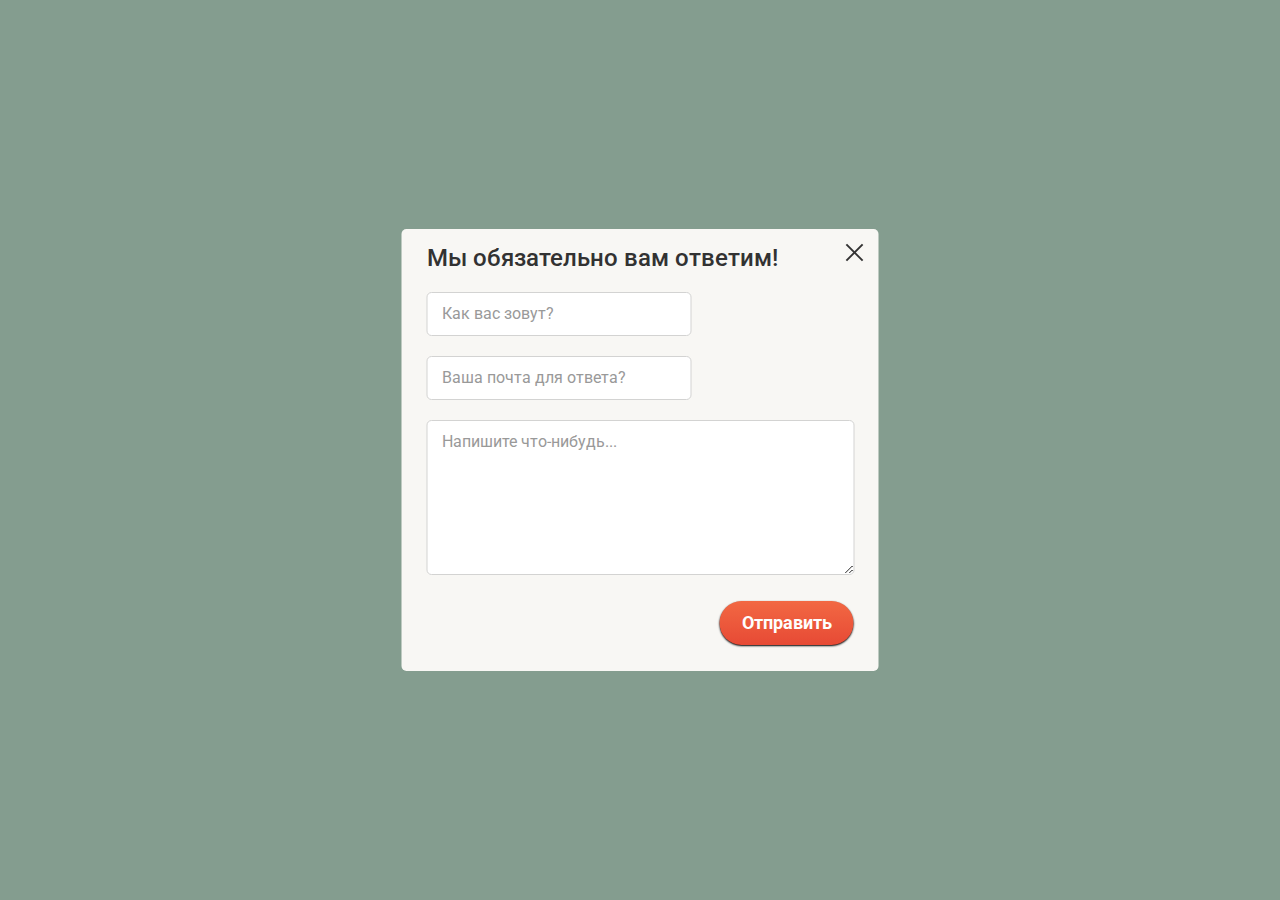
<file: feedback-form.html>
<!DOCTYPE html>
<html lang="ru">

<head>
  <meta charset="utf-8">
  <meta name="format-detection" content="telephone=no">
  <title>Форма обратной связи</title>
  <link href="css/normalize.css" rel="stylesheet">
  <link href="css/style.min.css" rel="stylesheet">
  <link href="https://fonts.googleapis.com/css?family=Roboto:400,500,700&amp;subset=cyrillic" rel="stylesheet">
</head>

<body>
<section class="feedback">
    <h2 class="feedback__title">Мы обязательно вам ответим!</h2>
    <button class="feedback__close-btn" type="button"><span class="visually-hidden">Закрыть</span></button>
    <form class="feedback__form" action="#" method="POST">
      <div class="feedback__wrapper">
        <label class="visually-hidden">Как вас зовут?</label>
        <input class="feedback__input input" type="text" name="name" placeholder="Как вас зовут?">
      </div>
      <div class="feedback__wrapper">
        <label class="visually-hidden">Ваша почта для ответа?</label>
        <input class="feedback__input input" type="email" name="e-mail" placeholder="Ваша почта для ответа?">
      </div>
      <div class="feedback__wrapper">
        <label class="visually-hidden">Напишите что-нибудь...</label>
        <textarea class="feedback__input feedback__input--textarea input" placeholder="Напишите что-нибудь..."></textarea>
      </div>
      <button type="submit" class="feedback__button button">Отправить</button>
    </form>
  </section>
  <div class="overlay modal"></div>
  </body>

</html>
</file>
<file: css/style.min.css>
@charset 'utf-8';body{margin:0;padding:0;background-color:#849d8f;color:#fff;font-family:Roboto,Arial,sans-serif;font-size:14px;line-height:16px}img{max-width:100%;height:auto}.visually-hidden{position:absolute;width:1px;height:1px;margin:-1px;border:0;padding:0;white-space:nowrap;-webkit-clip-path:inset(100%);clip-path:inset(100%);clip:rect(0 0 0 0);overflow:hidden}.container{margin:0 auto;padding:0 27px;width:1146px}.button{display:inline-block;vertical-align:top;color:#fefefe;font-size:18px;line-height:24px;font-weight:700;text-decoration:none;background-color:#e84d37;background-image:-webkit-gradient(linear,left bottom,left top,from(#e74a35),to(#f26843));background-image:-webkit-linear-gradient(bottom,#e74a35,#f26843);background-image:-o-linear-gradient(bottom,#e74a35,#f26843);background-image:linear-gradient(to top,#e74a35,#f26843);-webkit-box-shadow:0 1px 2px 0 #000;box-shadow:0 1px 2px 0 #000;border-style:none;border-radius:22px;padding:10px 15px}.button:focus,.button:hover{background-color:rgba(255,255,255,1);background-image:-webkit-gradient(linear,left bottom,left top,from(rgba(231,74,53,.8)),to(rgba(242,104,67,.8)));background-image:-webkit-linear-gradient(bottom,rgba(231,74,53,.8),rgba(242,104,67,.8));background-image:-o-linear-gradient(bottom,rgba(231,74,53,.8),rgba(242,104,67,.8));background-image:linear-gradient(to top,rgba(231,74,53,.8),rgba(242,104,67,.8));-webkit-box-shadow:0 2px 2px 0 #ac1000;box-shadow:0 2px 2px 0 #ac1000}.button:active{-webkit-box-shadow:inset 0 1px 2px 0 #000;box-shadow:inset 0 1px 2px 0 #000;background-image:-webkit-gradient(linear,left top,left bottom,from(#e74a35),to(#f26843));background-image:-webkit-linear-gradient(top,#e74a35,#f26843);background-image:-o-linear-gradient(top,#e74a35,#f26843);background-image:linear-gradient(to bottom,#e74a35,#f26843)}.input{min-height:44px;padding-left:14px;color:#323232;font-size:14px;line-height:24px;font-weight:700;-webkit-box-sizing:border-box;box-sizing:border-box;border-radius:5px;border:1px solid rgba(211,211,210,1);-webkit-box-flex:1;-ms-flex-positive:1;flex-grow:1}.input::-webkit-input-placeholder{color:#999;font-size:14px;line-height:24px;font-weight:400}.input:-ms-input-placeholder{color:#999;font-size:14px;line-height:24px;font-weight:400}.input::-ms-input-placeholder{color:#999;font-size:14px;line-height:24px;font-weight:400}.input::placeholder{color:#999;font-size:14px;line-height:24px;font-weight:400}.input:hover{border:2px solid rgba(154,154,154,.52)}.input:focus{outline:0;border:2px solid rgba(46,136,228,.52)}.input--textarea{min-width:428px;min-height:155px;padding-top:9px}.main-header{display:-webkit-box;display:-ms-flexbox;display:flex;-webkit-box-orient:horizontal;-webkit-box-direction:normal;-ms-flex-direction:row;flex-direction:row;-webkit-box-pack:justify;-ms-flex-pack:justify;justify-content:space-between;-ms-flex-wrap:wrap;flex-wrap:wrap;margin-top:9px}.main-header__item{display:none}.main-header__wrapper{display:-webkit-box;display:-ms-flexbox;display:flex;-webkit-box-orient:vertical;-webkit-box-direction:normal;-ms-flex-direction:column;flex-direction:column;position:relative;margin-left:auto;margin-bottom:-120px;z-index:1}.main-header__text{margin:0;margin-left:auto;margin-top:-8px;color:#fff;font-size:14px;line-height:16px;font-weight:700}.main-header__text--phone{margin-top:8px;text-decoration:none;font-size:22px;line-height:24px;z-index:2}.main-header__text--phone:focus,.main-header__text--phone:hover{color:#ffbc9e}.main-header__main-nav{margin-right:auto}.main-header__user-nav{margin-left:auto;margin-left:160px}.main-header__logo{min-width:154px}.main-nav{display:-webkit-box;display:-ms-flexbox;display:flex;-webkit-box-align:start;-ms-flex-align:start;align-items:flex-start;max-width:680px}.main-nav__list{display:-webkit-box;display:-ms-flexbox;display:flex;-webkit-box-orient:horizontal;-webkit-box-direction:normal;-ms-flex-direction:row;flex-direction:row;-webkit-box-pack:start;-ms-flex-pack:start;justify-content:flex-start;-ms-flex-wrap:wrap;flex-wrap:wrap;max-width:530px;list-style:none;margin:0;padding:0;margin-right:auto;margin-left:13px;margin-right:-10px;margin-top:0}.main-nav__item{display:-webkit-box;display:-ms-flexbox;display:flex;-webkit-box-pack:center;-ms-flex-pack:center;justify-content:center;-webkit-box-align:center;-ms-flex-align:center;align-items:center;margin:14px 0;margin-right:3px;padding-bottom:10px;position:relative}.main-nav__link{padding:7px 12px;background-color:transparent;border-radius:15px;font-size:16px;font-weight:700;line-height:18px;text-decoration:underline;color:#fff;-webkit-text-decoration-color:rgba(255,255,255,.3);text-decoration-color:rgba(255,255,255,.3)}.main-nav__link:focus,.main-nav__link:hover{background-color:#fff;color:#323232;text-decoration:underline}.main-nav__link:focus,.main-nav__link:hover{text-decoration:none}.main-nav__link:active{-webkit-box-shadow:inset 0 1px 2px 0 #000;box-shadow:inset 0 1px 2px 0 #000}.main-nav__link--current,.main-nav__link--current:active,.main-nav__link--current:focus,.main-nav__link--current:hover{background-color:#cb765f;border-radius:13px;color:#fff;text-decoration:none;-webkit-box-shadow:0 0 0 0 transparent;box-shadow:0 0 0 0 transparent}.main-nav__item:focus .drop-down,.main-nav__item:hover .drop-down{display:-webkit-box;display:-ms-flexbox;display:flex}.drop-down{display:none;-webkit-box-orient:vertical;-webkit-box-direction:normal;-ms-flex-direction:column;flex-direction:column;-webkit-box-pack:start;-ms-flex-pack:start;justify-content:flex-start;-webkit-box-align:start;-ms-flex-align:start;align-items:flex-start;list-style:none;margin:0;padding:0;background-color:rgba(255,255,255,1);border-radius:5px;-webkit-box-sizing:border-box;box-sizing:border-box;position:absolute;top:37px;left:-10px;z-index:50}.drop-down__item{display:-webkit-box;display:-ms-flexbox;display:flex;-webkit-box-orient:horizontal;-webkit-box-direction:normal;-ms-flex-direction:row;flex-direction:row;width:150px;-webkit-box-sizing:border-box;box-sizing:border-box;width:140px;padding-left:6px;padding-right:7px}.drop-down__item-wrapper{width:100%;padding-left:6px;padding-right:9px}.drop-down__item-wrapper--important{border-bottom:1px solid rgba(0,0,0,.3)}.drop-down__link{display:inline-block;vertical-align:top;min-height:28px;width:100%;margin:0;padding-top:5px;text-decoration:none;text-align:left;padding-left:12px;color:#323232;font-size:14px;line-height:16px;font-weight:400}.drop-down__item:first-child:focus,.drop-down__item:first-child:hover{border-radius:5px 5px 0 0}.drop-down__item:last-child:focus,.drop-down__item:last-child:hover{border-radius:0 0 5px 5px}.drop-down__item:focus,.drop-down__item:hover{background-color:#fbded8}.drop-down__link:focus .drop-down__item{background-color:#fbded8}.drop-down__item:active,.drop-down__link:active{background-color:#f6b5a5}.drop-down__link--important{padding-top:10px;font-weight:700;border-bottom:1px solid rgba(0,0,0,.3)}.drop-down__item--current{background-color:#d07058}.drop-down__link--current{color:#fff}.drop-down__item--current:focus,.drop-down__item--current:hover,.drop-down__link--current:focus,.drop-down__link--current:hover{background-color:#d07058}.user-nav{max-width:306px}.user-nav__list{display:-webkit-box;display:-ms-flexbox;display:flex;-webkit-box-pack:center;-ms-flex-pack:center;justify-content:center;-ms-flex-wrap:wrap;flex-wrap:wrap;-webkit-box-align:center;-ms-flex-align:center;align-items:center;list-style:none}.user-nav__item{display:-webkit-box;display:-ms-flexbox;display:flex;-webkit-box-align:center;-ms-flex-align:center;align-items:center;margin:0 4px;margin-bottom:3px;padding-bottom:5px;min-height:32px;position:relative}.user-nav__item--search{width:32px}.user-nav__item--enter{width:92px}.user-nav__item--cart{min-width:100px}.user-nav__modal{position:absolute;z-index:55;background-color:#f8f7f4;border-radius:5px;-webkit-box-shadow:0 10px 70px -15px #000;box-shadow:0 10px 70px -15px #000;-webkit-box-sizing:border-box;box-sizing:border-box}.user-nav__modal--search{top:36px;right:1px;min-width:341px;min-height:84px;padding:20px 15px}.user-nav__modal--enter{top:36px;right:-3px;min-width:277px;padding:17px;padding-top:19px;padding-bottom:10px}.user-nav__form{display:-webkit-box;display:-ms-flexbox;display:flex}.user-nav__form--search{-webkit-box-orient:horizontal;-webkit-box-direction:normal;-ms-flex-direction:row;flex-direction:row;-webkit-box-pack:center;-ms-flex-pack:center;justify-content:center;-webkit-box-align:center;-ms-flex-align:center;align-items:center}.user-nav__form--enter{-webkit-box-orient:vertical;-webkit-box-direction:normal;-ms-flex-direction:column;flex-direction:column;-webkit-box-pack:justify;-ms-flex-pack:justify;justify-content:space-between;-webkit-box-align:center;-ms-flex-align:center;align-items:center;margin-top:-10px}.user-nav__input{-webkit-box-flex:1;-ms-flex-positive:1;flex-grow:1;width:240px}.user-nav__input--search{min-width:310px}.user-nav__modal-wrapper{display:-webkit-box;display:-ms-flexbox;display:flex;-webkit-box-orient:horizontal;-webkit-box-direction:normal;-ms-flex-direction:row;flex-direction:row;-ms-flex-pack:distribute;justify-content:space-around;margin:10px 0;width:240px}.user-nav__links-wrapper{display:-webkit-box;display:-ms-flexbox;display:flex;-webkit-box-orient:vertical;-webkit-box-direction:normal;-ms-flex-direction:column;flex-direction:column;-webkit-box-pack:justify;-ms-flex-pack:justify;justify-content:space-between;margin-left:auto}.user-nav__link{color:#323232;font-size:13px;line-height:24px;font-weight:400}.user-nav__link:active,.user-nav__link:focus,.user-nav__link:hover{color:#e84d37}.user-nav__modal-button{min-width:100px;margin-right:auto}.user-nav__button{display:-webkit-box;display:-ms-flexbox;display:flex;-webkit-box-orient:horizontal;-webkit-box-direction:normal;-ms-flex-direction:row;flex-direction:row;-ms-flex-pack:distribute;justify-content:space-around;-webkit-box-align:center;-ms-flex-align:center;align-items:center;-ms-flex-item-align:center;align-self:center;-ms-flex-negative:0;flex-shrink:0;border:none;border-radius:15px;background-color:rgba(255,255,255,.2);padding:0;height:32px}.user-nav__button--search{width:32px;min-height:32px;border-radius:50%}.user-nav__item:focus .user-nav__modal,.user-nav__item:hover .user-nav__modal{display:-webkit-box;display:-ms-flexbox;display:flex}.user-nav__button--enter{min-width:90px}.user-nav__button--cart{min-width:100px}.user-nav__button--cart-active{background-color:rgba(255,255,255,1);min-width:100px}.user-nav__button:focus,.user-nav__button:hover{background-color:rgba(255,255,255,1);border-radius:15px}.user-nav__button:focus .user-nav__text,.user-nav__button:hover .user-nav__text{color:#323232}.user-nav__icon{margin-left:17px;margin-right:8px}.user-nav__icon--search{margin:0}.user-nav__icon--cart{margin-left:14px}.user-nav__button:focus .user-nav__icon,.user-nav__button:hover .user-nav__icon{fill:#323232}.user-nav__text{padding:0;margin:0;margin-right:auto;color:#fff;font-size:14px;line-height:16px;font-weight:500}.user-nav__text--active{color:#323232;margin-right:15px}.slider{display:-webkit-box;display:-ms-flexbox;display:flex;-webkit-box-orient:vertical;-webkit-box-direction:normal;-ms-flex-direction:column;flex-direction:column;-webkit-box-pack:end;-ms-flex-pack:end;justify-content:flex-end;min-height:560px;position:relative;margin-bottom:5px}.slider__wrapper{padding-bottom:30px}.slider__inner-wrapper{position:relative}.slider__item{position:relative;display:-webkit-box;display:-ms-flexbox;display:flex;-webkit-box-orient:vertical;-webkit-box-direction:normal;-ms-flex-direction:column;flex-direction:column;-webkit-box-pack:end;-ms-flex-pack:end;justify-content:flex-end;-webkit-box-align:center;-ms-flex-align:center;align-items:center}.slider__item--hidden{display:none}.slider__image{position:absolute;top:-80px;left:0;z-index:-100}.slider__image--1{bottom:-270px;left:50px}.slider__image--2{bottom:-250px;left:50px}.slider__image--3{bottom:-245px;left:50px}.slider__title{max-width:680px;font-size:60px;line-height:60.35px;font-weight:700;text-align:center;margin-top:310px;margin-bottom:0;padding-bottom:35px}.slider__ctrl-wrapper{position:absolute;bottom:54px}.slider__ctrl-btn{width:21px;height:21px;background-color:transparent;margin:0 2px;border:2px solid rgba(255,255,255,1);border-radius:50%}.slide-green{background-color:#849d8f}.slide-blue{background-color:#8996a6}.slide-red{background-color:#9d8b84}.slider__ctrl-btn:focus,.slider__ctrl-btn:hover{background-color:rgba(255,255,255,.4)}.slider__ctrl-btn:active{background-color:rgba(255,255,255,1)}.slider__ctrl-btn--current,.slider__ctrl-btn--current:active,.slider__ctrl-btn--current:focus,.slider__ctrl-btn--current:hover{background-color:rgba(255,255,255,1)}.slider__button{font-size:32px;line-height:44px;font-weight:700;text-decoration:none;text-shadow:0 2px 5px #a0200b;margin-top:0;margin-bottom:0;padding:10px 40px;border-radius:30px}.promo{display:-webkit-box;display:-ms-flexbox;display:flex;-webkit-box-orient:horizontal;-webkit-box-direction:normal;-ms-flex-direction:row;flex-direction:row;-webkit-box-pack:justify;-ms-flex-pack:justify;justify-content:space-between}.promo__item{display:-webkit-box;display:-ms-flexbox;display:flex;-webkit-box-orient:vertical;-webkit-box-direction:normal;-ms-flex-direction:column;flex-direction:column;-webkit-box-pack:justify;-ms-flex-pack:justify;justify-content:space-between;-ms-flex-item-align:start;align-self:flex-start;min-height:229px;min-width:560px;border-radius:15px;-webkit-box-sizing:border-box;box-sizing:border-box;padding:25px 20px;padding-top:20px;padding-bottom:23px}.promo__item--raspberry{background-color:#85172c;background-image:url(../img/bg-raspberry-1.jpg);background-repeat:repeat;background-position:22% 51%}.promo__item--chocolate{background-color:#482c1f;background-image:url(../img/bg-chocolate-1.jpg);background-repeat:repeat;background-position:78% 51%}.promo__title{font-size:35px;line-height:41px;font-weight:700;margin:0;padding:0;margin-bottom:15px}.promo__text{font-size:18px;line-height:22px;font-weight:700;margin:0;padding:0;padding-top:0;margin-bottom:auto;max-width:520px}.promo__button{margin-left:100px;margin-left:auto;-ms-flex-item-align:end;align-self:flex-end;padding:10px 22px;font-weight:700}.hit-sales{margin-bottom:-5px}.hit-sales__wrapper{display:-webkit-box;display:-ms-flexbox;display:flex;-webkit-box-orient:horizontal;-webkit-box-direction:normal;-ms-flex-direction:row;flex-direction:row;-webkit-box-pack:justify;-ms-flex-pack:justify;justify-content:space-between;margin-left:-26px}.hit-sales__item{position:relative}.hit-sales__item::before{content:'';width:61px;height:61px;position:absolute;top:0;left:0;-ms-flex-item-align:start;align-self:flex-start;background-image:url(../img/icon-hit.svg);background-repeat:no-repeat;z-index:10}.advantages{display:-webkit-box;display:-ms-flexbox;display:flex;-webkit-box-orient:vertical;-webkit-box-direction:normal;-ms-flex-direction:column;flex-direction:column;min-height:306px;margin-top:50px;background-color:#ebdfc5;background-image:url(../img/bg-waffle.jpg);background-size:cover;color:#323232;border-radius:13px;-webkit-box-sizing:border-box;box-sizing:border-box;padding:25px 20px;padding-bottom:5px}.advantages__main-wrapper{display:-webkit-box;display:-ms-flexbox;display:flex;-webkit-box-orient:horizontal;-webkit-box-direction:normal;-ms-flex-direction:row;flex-direction:row;-webkit-box-pack:start;-ms-flex-pack:start;justify-content:flex-start;-ms-flex-wrap:wrap;flex-wrap:wrap;margin-right:-35px}.advantages__title{font-size:24px;line-height:30px;font-weight:500;color:#323232;margin:0;padding:0;margin-left:1px;margin-bottom:20px}.advantages__text{position:relative;font-size:16px;line-height:22px;font-weight:400;max-width:480px;padding:0;margin:0;padding-left:55px;margin-top:0;margin-right:35px;margin-bottom:20px}.advantages__text--cow::before,.advantages__text--degree::before,.advantages__text--ice::before,.advantages__text--leaf::before{content:'';position:absolute;left:0;top:-14px;width:49px;height:49px}.advantages__text--ice::before{background-image:url(../img/icon-ice-cream.svg);background-repeat:no-repeat}.advantages__text--leaf::before{top:-10px;background-image:url(../img/icon-leaf.svg);background-repeat:no-repeat}.advantages__text--cow::before{top:-12px;left:-3px;background-image:url(../img/icon-cow.svg);background-repeat:no-repeat}.advantages__text--degree::before{top:-10px;left:-3px;background-image:url(../img/icon-thermometer.svg);background-repeat:no-repeat}.page-wrapper{display:-webkit-box;display:-ms-flexbox;display:flex;-webkit-box-pack:justify;-ms-flex-pack:justify;justify-content:space-around;margin-top:20px;margin-bottom:15px}.blog-news{display:-webkit-box;display:-ms-flexbox;display:flex;-webkit-box-orient:vertical;-webkit-box-direction:normal;-ms-flex-direction:column;flex-direction:column;-webkit-box-pack:justify;-ms-flex-pack:justify;justify-content:space-between;-ms-flex-item-align:start;align-self:flex-start;width:560px;min-height:221px;margin-top:20px;margin-bottom:20px;margin-right:13px;margin-left:auto;background-color:#fff;background-image:url(../img/bg-strawberry-big.jpg);background-repeat:no-repeat;background-position:15% 40%;color:#323232;border-radius:13px;-webkit-box-sizing:border-box;box-sizing:border-box}.blog-news__title{font-size:16px;font-weight:500;line-height:22px;margin-left:19px;margin-top:20px;margin-bottom:5px}.blog-news__text{font-size:24px;font-weight:700;line-height:30px;margin-left:20px;margin-bottom:auto;margin-top:0;width:285px}.blog-news__link{color:#323232;text-decoration:underline;vertical-align:top}.blog-news__link:focus,.blog-news__link:hover{color:#e84d37}.subscription{width:560px;min-height:210px;-ms-flex-item-align:start;align-self:flex-start;margin-top:20px;margin-bottom:20px;margin-right:auto;margin-left:13px;padding:30px 20px;padding-top:28px;padding-left:22px;border-radius:13px;-webkit-box-sizing:border-box;box-sizing:border-box;color:#5a5a5a;background-color:#f8f7f4;border-radius:15px;border-width:5px;border-style:solid;border-color:#add8e6;border-image-source:url(../img/bg-letter.svg);border-image-repeat:stretch stretch;border-image-slice:8;border-image-width:6px}.subscription__text{font-size:16px;font-weight:400;line-height:22px;padding:0;margin:0;margin-bottom:35px}.subscription__form{display:-webkit-box;display:-ms-flexbox;display:flex;-webkit-box-orient:horizontal;-webkit-box-direction:normal;-ms-flex-direction:row;flex-direction:row;-webkit-box-pack:justify;-ms-flex-pack:justify;justify-content:space-between}.subscription__btn{margin-left:auto;padding:10px 18px;font-weight:700}.subscription__input{margin-right:10px;border:1px solid rgba(178,178,178,.52);padding-left:18px;font-size:16px}.subscription__input:focus,.subscription__input:hover{padding-left:18px}.map{position:relative;width:100%;min-height:430px;background-image:url(../img/bg-map.jpg);background-repeat:no-repeat;background-size:cover}.map__container{position:relative}.map__info{position:absolute;top:65px;right:30px;box-sizing:border-box;width:302px;height:305px;background-color:#fff;border-radius:13px;-webkit-box-sizing:border-box;box-sizing:border-box;padding:25px;padding-top:15px;padding-left:28px;padding-bottom:0;display:-webkit-box;display:-ms-flexbox;display:flex;-webkit-box-orient:vertical;-webkit-box-direction:normal;-ms-flex-direction:column;flex-direction:column;-webkit-box-pack:start;-ms-flex-pack:start;justify-content:flex-start}.map__info-wrapper{display:-webkit-box;display:-ms-flexbox;display:flex;-webkit-box-orient:vertical;-webkit-box-direction:normal;-ms-flex-direction:column;flex-direction:column;-webkit-box-pack:start;-ms-flex-pack:start;justify-content:flex-start}.map__info-wrapper-1{margin-top:10px;margin-bottom:10px}.map__info-wrapper-2{margin-top:5px;margin-bottom:20px}.map__text{font-size:14px;line-height:20px;font-weight:400;color:#323232;margin:1.5px 0}.map__text--big{font-size:18px;line-height:24px;font-weight:700}.map__text--phone{font-size:18px;line-height:22px;font-weight:700}.map__text--time{font-size:14px;line-height:22px}.map__text--short{width:150px}.map__button{text-align:center}.feedback{position:fixed;top:50%;left:50%;-webkit-transform:translateY(-50%) translateX(-50%);-ms-transform:translateY(-50%) translateX(-50%);transform:translateY(-50%) translateX(-50%);width:477px;height:442px;background-color:#f8f7f4;-webkit-box-sizing:border-box;box-sizing:border-box;border-radius:5px;z-index:101;padding:25px;padding-top:0;padding-bottom:20px}.feedback__title{color:#323232;font-size:24px;line-height:28px;font-weight:500;padding:0;margin:0;margin-top:15px;margin-bottom:10px}.feedback__close-btn{position:absolute;top:15px;right:15px;border:none;background-color:transparent;width:18px;height:18px}.feedback__close-btn::after,.feedback__close-btn::before{content:'';position:absolute;top:-3px;left:8px;width:2px;height:23px;background-color:#323232}.feedback__close-btn::before{-webkit-transform:rotate(45deg);-ms-transform:rotate(45deg);transform:rotate(45deg)}.feedback__close-btn::after{-webkit-transform:rotate(-45deg);-ms-transform:rotate(-45deg);transform:rotate(-45deg)}.feedback__form{display:-webkit-box;display:-ms-flexbox;display:flex;-webkit-box-orient:vertical;-webkit-box-direction:normal;-ms-flex-direction:column;flex-direction:column}.feedback__wrapper{margin:10px 0}.feedback__input{min-width:265px;font-size:16px;line-height:24px}.feedback__input::-webkit-input-placeholder{font-size:16px;line-height:24px}.feedback__input:-ms-input-placeholder{font-size:16px;line-height:24px}.feedback__input::-ms-input-placeholder{font-size:16px;line-height:24px}.feedback__input::placeholder{font-size:16px;line-height:24px}.feedback__input--textarea{min-width:428px;min-height:155px;padding-top:9px}.feedback__button{margin-top:13px;margin-left:auto;-ms-flex-item-align:end;align-self:flex-end;padding:10px 22px}.main-footer{display:-webkit-box;display:-ms-flexbox;display:flex;-webkit-box-orient:horizontal;-webkit-box-direction:normal;-ms-flex-direction:row;flex-direction:row;-webkit-box-pack:justify;-ms-flex-pack:justify;justify-content:space-between;border-top:1px solid rgba(255,255,255,.2);padding-top:30px;margin-top:0}.main-footer__social{margin-right:auto;margin-top:0}.main-footer__info{margin-top:0;margin-bottom:0}.main-footer__developers{margin-left:auto;margin-top:-10px;margin-bottom:0}.social{display:-webkit-box;display:-ms-flexbox;display:flex;-webkit-box-orient:horizontal;-webkit-box-direction:normal;-ms-flex-direction:row;flex-direction:row;list-style:none;padding:0;margin-left:-2px}.social__item{margin:6px;margin-left:5px;margin-bottom:5px;margin-right:7px}.social__link{display:inline-block;vertical-align:top;width:32px;height:32px;border:2px solid rgba(255,255,255,.3);border-radius:50%}.social__link .social__icon{fill:rgba(255,255,255,.7)}.social__link:focus .social__icon,.social__link:hover .social__icon{fill:rgba(255,255,255,1)}.social__link:active{fill:rgba(255,255,255,.8);border:2px solid rgba(255,255,255,.7)}.info{display:-webkit-box;display:-ms-flexbox;display:flex;-webkit-box-orient:vertical;-webkit-box-direction:normal;-ms-flex-direction:column;flex-direction:column;-ms-flex-wrap:wrap;flex-wrap:wrap;list-style:none;max-height:50px;width:320px;margin:0;padding:0;margin-left:-12px}.info__item{margin:3px 15px;position:relative;margin-bottom:-2px;margin-top:3px}.info__heart{position:absolute;top:6px;left:-17px;width:7px;height:7px;background-color:#fff;-webkit-transform:rotate(-45deg);-ms-transform:rotate(-45deg);transform:rotate(-45deg)}.info__heart::after,.info__heart::before{content:'';position:absolute;top:-4px;left:0;width:7px;height:7px;background-color:#fff;border-radius:50%}.info__heart::after{top:0;left:4px;-webkit-transform:rotate(45deg);-ms-transform:rotate(45deg);transform:rotate(45deg)}.info__link{color:#fff;text-decoration:underline;-webkit-text-decoration-color:rgba(255,255,255,.3);text-decoration-color:rgba(255,255,255,.3);font-size:13px;font-weight:400;line-height:18px;position:relative}.info__link:focus,.info__link:hover{color:#ffbc9e}.info__link:focus+.info__heart,.info__link:focus+.info__heart::after,.info__link:focus+.info__heart::before,.info__link:hover+.info__heart,.info__link:hover+.info__heart::after,.info__link:hover+.info__heart::before{background-color:#ffbc9e}.developers{display:-webkit-box;display:-ms-flexbox;display:flex;-webkit-box-orient:vertical;-webkit-box-direction:normal;-ms-flex-direction:column;flex-direction:column}.developers__text{color:#fefefe;font-size:12px;line-height:18px;font-weight:400;margin:0;padding:0}.developers__link{color:#fefefe;font-size:12px;line-height:18px;font-weight:400;-webkit-text-decoration-color:rgba(255,255,255,.3);text-decoration-color:rgba(255,255,255,.3);margin-right:-2px;margin-top:-3px}.developers__link:focus,.developers__link:hover{color:#ffbc9e}.developers__image{padding-left:0;padding-bottom:0}.page-title{padding:0;margin:0;font-size:35px;line-height:41px;font-weight:700}.breadcrumbs{display:-webkit-box;display:-ms-flexbox;display:flex;list-style:none;margin:0;padding:0;margin-top:14px}.breadcrumbs__item{margin:5px 0;margin-right:20px;font-size:14px;line-height:16px;font-weight:400}.breadcrumbs__link{color:#fff;-webkit-text-decoration-color:rgba(255,255,255,.3);text-decoration-color:rgba(255,255,255,.3);position:relative}.breadcrumbs__link:focus,.breadcrumbs__link:hover{color:#ffbc9e}.breadcrumbs__link::after{content:'»';position:absolute;right:-15px;text-decoration:underline}.breadcrumbs__link::after{text-decoration:none}.breadcrumbs__link:hover::after{color:#fff}.forms__form{display:-webkit-box;display:-ms-flexbox;display:flex;-ms-flex-wrap:wrap;flex-wrap:wrap;-webkit-box-pack:start;-ms-flex-pack:start;justify-content:flex-start;-webkit-box-align:center;-ms-flex-align:center;align-items:center;padding-top:5px}.forms__block{margin:0 10px;margin-left:0;margin-top:20px}.forms__price{min-width:220px}.forms__fillers{margin-top:15px}.forms__price-value{width:60px;background-color:transparent;border:none;color:#fff;font-size:14px;line-height:16px;font-weight:500}.forms__button{font-size:16px;line-height:18px;font-weight:500;color:#fff;min-height:36px;border-radius:17px;border:none;-webkit-box-shadow:inset 0 0 0 2px #fff;box-shadow:inset 0 0 0 2px #fff;background-color:rgba(255,255,255,.2);padding:7px 26px;margin:0 7px;margin-left:0;margin-top:auto}.forms__button:focus,.forms__button:hover{background-color:rgba(255,255,255,1);color:#323232}.forms__button:active{background-color:#eaeaea;-webkit-box-shadow:inset 0 1px 6px -1px #000;box-shadow:inset 0 1px 6px -1px #000}.forms__text{margin-left:10px;font-size:16px;line-height:18px;font-weight:500;color:#fff}.forms__legend{font-size:14px;line-height:16px;font-weight:500;color:#fff;padding-left:15px;padding-bottom:5px}.forms__legend--sorting{padding-left:15px}.forms__legend--price{padding-left:15px;padding-bottom:5px}.forms__legend--fat-content{padding-left:17px}.forms__fieldset{border:none;padding:0}.forms__background{background-color:rgba(255,255,255,.3);min-height:36px;border-radius:16px}.forms__wrapper{display:-webkit-box;display:-ms-flexbox;display:flex;-webkit-box-orient:horizontal;-webkit-box-direction:normal;-ms-flex-direction:row;flex-direction:row;-webkit-box-pack:start;-ms-flex-pack:start;justify-content:flex-start;-webkit-box-align:center;-ms-flex-align:center;align-items:center;padding:0 10px;padding-left:5px;padding-right:0}.forms__wrapper--fillers{padding-right:10px}.forms__item-wrapper{display:-webkit-box;display:-ms-flexbox;display:flex;-webkit-box-orient:horizontal;-webkit-box-direction:normal;-ms-flex-direction:row;flex-direction:row;-webkit-box-pack:center;-ms-flex-pack:center;justify-content:center;-webkit-box-align:center;-ms-flex-align:center;align-items:center;margin-left:0;margin-right:18px;margin-top:4px;padding-bottom:2px;padding-left:0}.forms__item-wrapper--first{margin-left:10px}.forms__item-wrapper--filler{margin-left:0;margin-right:10px;padding-left:10px}.forms__label{display:-webkit-box;display:-ms-flexbox;display:flex;-webkit-box-align:end;-ms-flex-align:end;align-items:flex-end;-ms-flex-pack:distribute;justify-content:space-around;cursor:pointer;color:#fff;font-size:16px;line-height:18px;font-weight:500}.forms__icon{fill:rgba(255,255,255,.7)}.forms__icon-wrapper{width:20px;height:20px;margin-right:10px}.forms__checkbox-on{fill:transparent}.forms__radio-off{fill:rgba(255,255,255,.7)}.forms__radio-on{fill:transparent}.forms__input:checked+.forms__icon>.forms__radio-on{fill:rgba(255,255,255,.7)}.forms__input:checked+.forms__icon .forms__checkbox-on{fill:rgba(255,255,255,.7)}.forms__input:checked+.forms__icon .forms__checkbox-off{fill:transparent}.forms__input:not(:checked):focus+.forms__icon .forms__checkbox-off,.forms__input:not(:checked):hover+.forms__icon .forms__checkbox-off{fill:rgba(255,255,255,.9)}.forms__input:checked:focus+.forms__icon .forms__checkbox-on,.forms__input:checked:hover+.forms__icon .forms__checkbox-on{fill:rgba(255,255,255,.9)}.forms__input:checked:focus+.forms__icon>.forms__radio-on,.forms__input:checked:hover+.forms__icon>.forms__radio-on{fill:rgba(255,255,255,.9)}.forms__input:focus+.forms__icon .forms__radio-off,.forms__input:hover+.forms__icon .forms__radio-off{fill:rgba(255,255,255,.9)}.forms__input:disabled+.forms__icon .forms__checkbox-off{fill:rgba(255,255,255,.3)}.forms__input:disabled+.forms__icon .forms__radio-off{fill:rgba(255,255,255,.3)}.forms__input:disabled:checked+.forms__icon .forms__radio-on{fill:rgba(255,255,255,.3)}.forms__input:disabled:checked+.forms__icon .forms__checkbox-off{fill:transparent}.forms__input:disabled:checked+.forms__icon .forms__checkbox-on{fill:rgba(255,255,255,.3)}.forms__input:disabled:not(:checked)+.forms__icon .forms__checkbox-on{fill:transparent}.forms__input:disabled:not(:checked)+.forms__icon .forms__radio-on{fill:transparent}.forms__input:checked:disabled:focus+.forms__icon .forms__radio-on,.forms__input:checked:disabled:hover+.forms__icon .forms__radio-on{fill:rgba(255,255,255,.3)}.forms__input:not(:checked):disabled:focus+.forms__icon .forms__checkbox-off,.forms__input:not(:checked):disabled:hover+.forms__icon .forms__checkbox-off{fill:rgba(255,255,255,.3)}.forms__select{border:none;-webkit-appearance:none;min-width:193px;padding-left:15px;padding-top:4px;color:#fff;font-size:16px;line-height:18px;font-weight:500}.forms__select-option{font-size:14px;line-height:16px;font-weight:400}.forms__select::-ms-expand{display:none}.forms__select-wrapper{padding:0;margin:0;position:relative}.forms__select-afterelement{position:absolute;top:13px;right:17px;width:11px;height:10px;background-color:transparent}.forms__select-wrapper::after{content:'';width:11px;height:11px;background-image:url(../img/icon-down-dir.png);background-repeat:no-repeat;position:absolute;top:13px;right:17px;z-index:-100}.forms__select:focus,.forms__select:hover{color:#323232}.forms__select:focus~.forms__select-afterelement{background-image:url(../img/icon-down-dir-black.png);background-repeat:no-repeat}.forms__select:hover~.forms__select-afterelement{background-image:url(../img/icon-down-dir-black.png);background-repeat:no-repeat}.forms__select:focus{background-color:#fff}.forms__input{display:none}.range-control{display:-webkit-box;display:-ms-flexbox;display:flex;-webkit-box-orient:horizontal;-webkit-box-direction:normal;-ms-flex-direction:row;flex-direction:row;-webkit-box-pack:center;-ms-flex-pack:center;justify-content:center;-webkit-box-align:center;-ms-flex-align:center;align-items:center;position:relative;width:218px}.range-control__line{-ms-flex-item-align:center;-ms-grid-row-align:center;align-self:center;height:4px}.range-control__line--passive{-ms-flex-item-align:center;-ms-grid-row-align:center;align-self:center;margin:16px 21px;background-color:rgba(255,255,255,.3);-webkit-box-flex:1;-ms-flex-positive:1;flex-grow:1}.range-control__line--active{width:50%;background-color:rgba(255,255,255,.9);margin-left:30px}.range-control__button{position:absolute;top:8px;padding:0;width:20px;height:20px;-webkit-box-sizing:border-box;box-sizing:border-box;border:8px solid rgba(255,255,255,1);border-radius:50%;background-color:rgba(171,171,171,1);cursor:pointer}.range-control__button:focus,.range-control__button:hover{-webkit-transform:scale(1.1);-ms-transform:scale(1.1);transform:scale(1.1)}.range-control__button--min{left:35px}.range-control__button--max{right:65px}.catalogue{display:-webkit-box;display:-ms-flexbox;display:flex;flew-direction:row;-ms-flex-wrap:wrap;flex-wrap:wrap;-webkit-box-pack:start;-ms-flex-pack:start;justify-content:flex-start;margin:0;padding:0;margin-bottom:70px;margin-top:0;margin-left:-26px}.catalogue__item{width:267px}.product-card{display:-webkit-box;display:-ms-flexbox;display:flex;-webkit-box-orient:vertical;-webkit-box-direction:normal;-ms-flex-direction:column;flex-direction:column;-webkit-box-pack:center;-ms-flex-pack:center;justify-content:center;-webkit-box-align:center;-ms-flex-align:center;align-items:center;-ms-flex-item-align:start;align-self:flex-start;padding-top:5px;margin-top:40px;margin-bottom:-40px;margin-left:26px;width:267px;position:relative}.product-card__wrapper{position:relative}.product-card__image{position:relative;z-index:-100}.product-card:focus .product-card__image,.product-card:hover .product-card__image{z-index:-5}.product-card:focus::after,.product-card:hover::after{content:'';width:293px;min-height:415px;height:auto;position:absolute;bottom:-50px;top:0;left:-13px;background-color:rgba(255,255,255,.2);z-index:-11}.product-card__button{display:none;min-width:205px;-webkit-box-sizing:border-box;box-sizing:border-box;padding:10px 17px}.product-card:focus .product-card__button,.product-card:hover .product-card__button{display:block;position:absolute;bottom:-35px;left:50%;-webkit-transform:translateX(-50%);-ms-transform:translateX(-50%);transform:translateX(-50%);z-index:2}.product-card__text{font-size:16px;font-weight:500;line-height:22px;text-decoration:underline;-webkit-text-decoration-color:rgba(255,255,255,.3);text-decoration-color:rgba(255,255,255,.3);text-align:center;margin-top:10px;min-height:60px;width:257px}.product-card__price{position:absolute;bottom:-30px;left:0;font-size:45px;line-height:45px;font-weight:700}.product-card__weight{font-size:30px;line-height:45px;font-weight:700}.pagination{display:-webkit-box;display:-ms-flexbox;display:flex;-webkit-box-orient:horizontal;-webkit-box-direction:normal;-ms-flex-direction:row;flex-direction:row;-webkit-box-pack:justify;-ms-flex-pack:justify;justify-content:space-between;margin-top:88px;margin-bottom:30px;margin-right:-8px}.pagination__wrapper{margin-left:auto;display:-webkit-box;display:-ms-flexbox;display:flex;-webkit-box-orient:horizontal;-webkit-box-direction:normal;-ms-flex-direction:row;flex-direction:row;-webkit-box-pack:justify;-ms-flex-pack:justify;justify-content:space-between}.pagination__list{list-style:none;margin:0;padding:0;display:-webkit-box;display:-ms-flexbox;display:flex;-webkit-box-orient:horizontal;-webkit-box-direction:normal;-ms-flex-direction:row;flex-direction:row;-webkit-box-pack:justify;-ms-flex-pack:justify;justify-content:space-between}.pagination__item{margin:0 2px;width:26px;height:26px}.pagination__link{display:-webkit-box;display:-ms-flexbox;display:flex;-webkit-box-align:center;-ms-flex-align:center;align-items:center;-webkit-box-pack:center;-ms-flex-pack:center;justify-content:center;width:26px;height:26px;text-decoration:none;font-size:16px;line-height:18px;font-weight:500;color:#fff}.pagination__link:focus,.pagination__link:hover{background-color:rgba(255,255,255,.4);border-radius:50%}.pagination__link:active{color:#353535;background-color:#f2f5f3;border-radius:50%}.pagination__link--current,.pagination__link--current:focus,.pagination__link--current:hover{color:#353535;background-color:#f2f5f3;border-radius:50%}.pagination__button{display:-webkit-box;display:-ms-flexbox;display:flex;-webkit-box-pack:center;-ms-flex-pack:center;justify-content:center;-webkit-box-align:center;-ms-flex-align:center;align-items:center;width:26px;height:26px;border-radius:50%;background-color:transparent}.pagination__arrow{fill:rgba(255,255,255,.8)}.pagination__arrow--left{-webkit-transform:rotate(180deg);-ms-transform:rotate(180deg);transform:rotate(180deg)}.pagination__arrow--disabled{fill:rgba(255,255,255,.4)}.outline{outline:5px solid red;outline-offset:1px}.border{-webkit-box-sizing:border-box;box-sizing:border-box;border:2px solid red}.modal{display:none;z-index:98}.popup{display:none}.cart{position:absolute;top:36px;right:-5px;-webkit-box-orient:vertical;-webkit-box-direction:normal;-ms-flex-direction:column;flex-direction:column;-ms-flex-pack:distribute;justify-content:space-around;min-width:540px;-webkit-box-sizing:border-box;box-sizing:border-box;padding:15px;padding-top:5px;background-color:#f8f7f4;border-radius:5px;color:#323232;font-size:13px;line-height:16px;font-weight:400}.cart__wrapper{display:-webkit-box;display:-ms-flexbox;display:flex;-webkit-box-orient:vertical;-webkit-box-direction:normal;-ms-flex-direction:column;flex-direction:column;-webkit-box-pack:justify;-ms-flex-pack:justify;justify-content:space-between}.cart__table{-ms-flex-item-align:center;-ms-grid-row-align:center;align-self:center;margin:0;padding:0;border-collapse:separate;border-spacing:0 7px;min-width:510px;border-bottom:1px solid #cacac7}.cart__text{-ms-flex-item-align:end;align-self:flex-end;padding:0;margin:15px 0;margin-left:auto;font-size:15px;line-height:18px;font-weight:700}.cart__button{-ms-flex-item-align:end;align-self:flex-end;margin-left:auto}.row{margin-bottom:20px;border-spacing:0 20px}.row__item{text-align:center;vertical-align:middle;height:50px;padding:0}.row__item--text{text-align:left;width:230px}.row__item--price{width:125px}.row__text--dim{color:#999}.row__button{position:relative;border:none;background-color:transparent;width:11px;height:11px}.row__button::after,.row__button::before{content:'';position:absolute;top:0;left:5px;width:1px;height:12px;background-color:#323232}.row__button::before{-webkit-transform:rotate(45deg);-ms-transform:rotate(45deg);transform:rotate(45deg)}.row__button::after{-webkit-transform:rotate(-45deg);-ms-transform:rotate(-45deg);transform:rotate(-45deg)}.overlay{position:fixed;top:0;left:0;right:0;bottom:0;background-color:rgba(0,0,0,.3);z-index:50}
</file>
